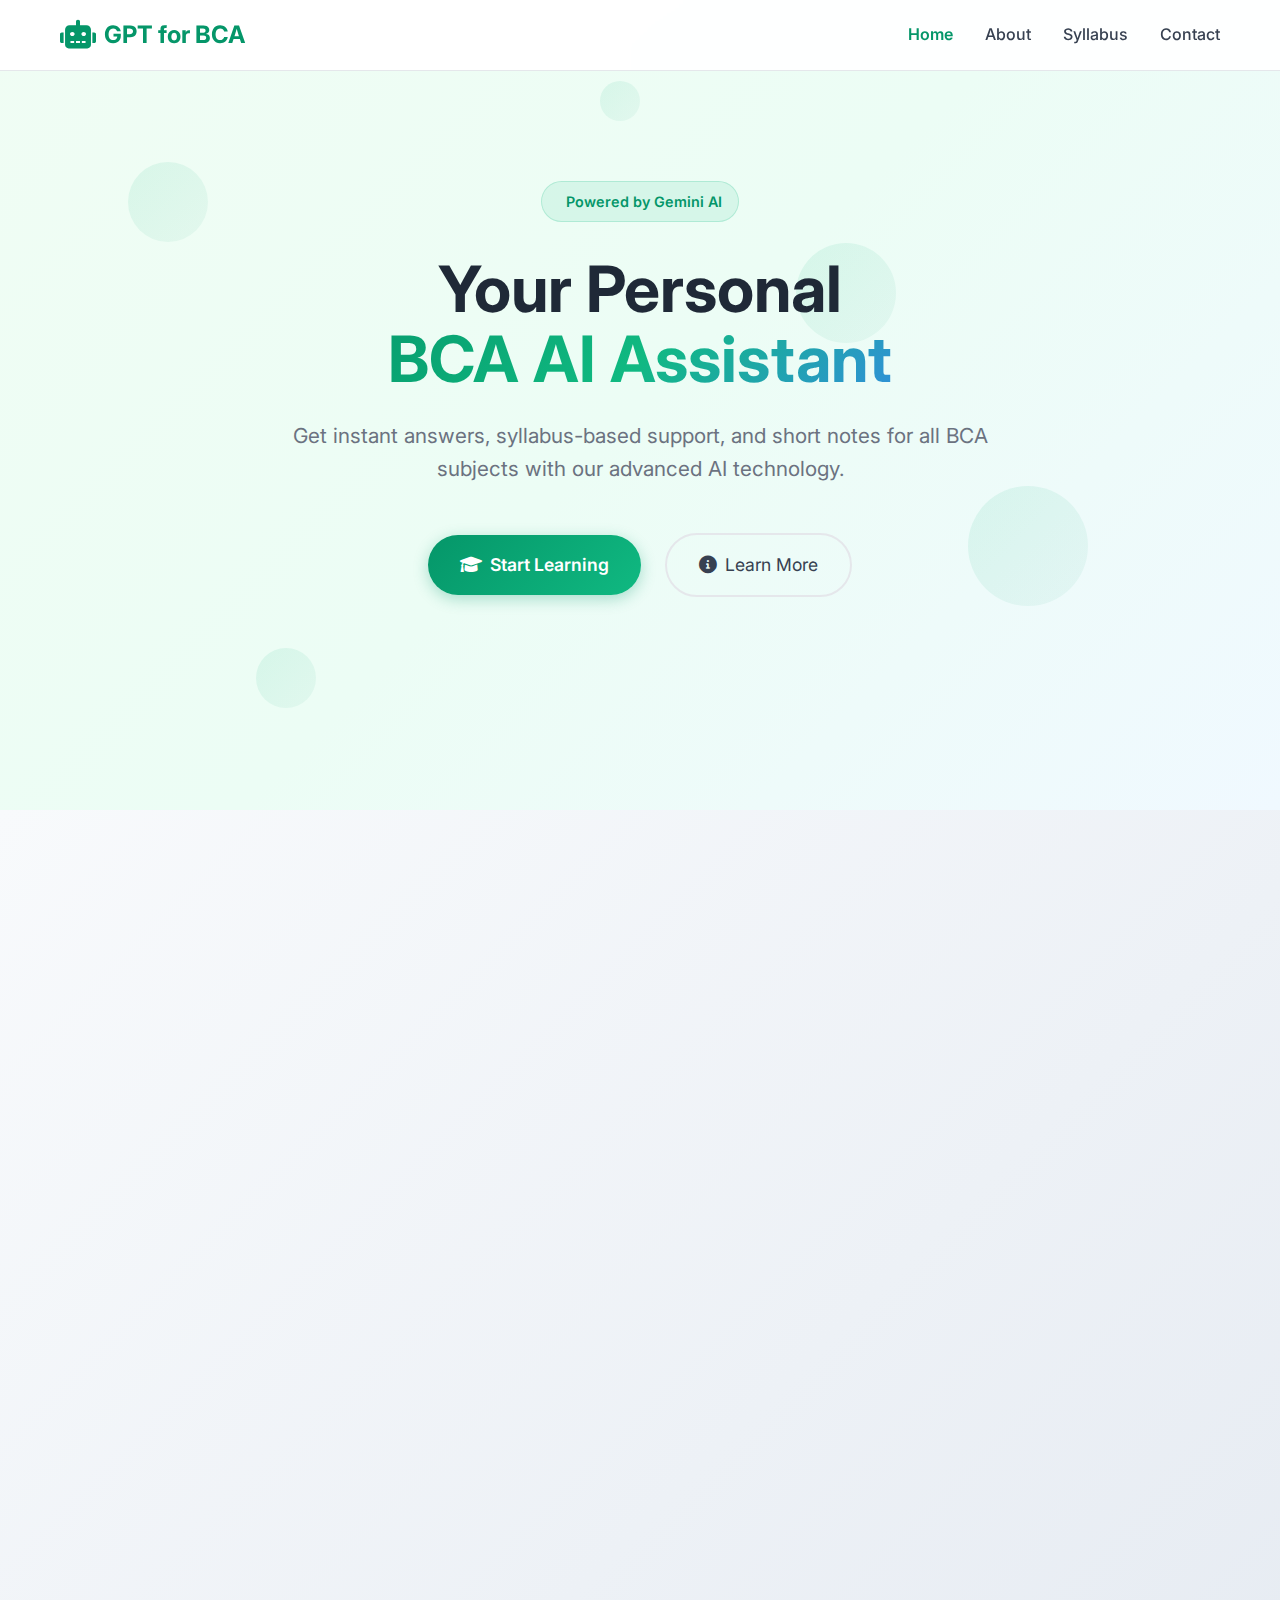
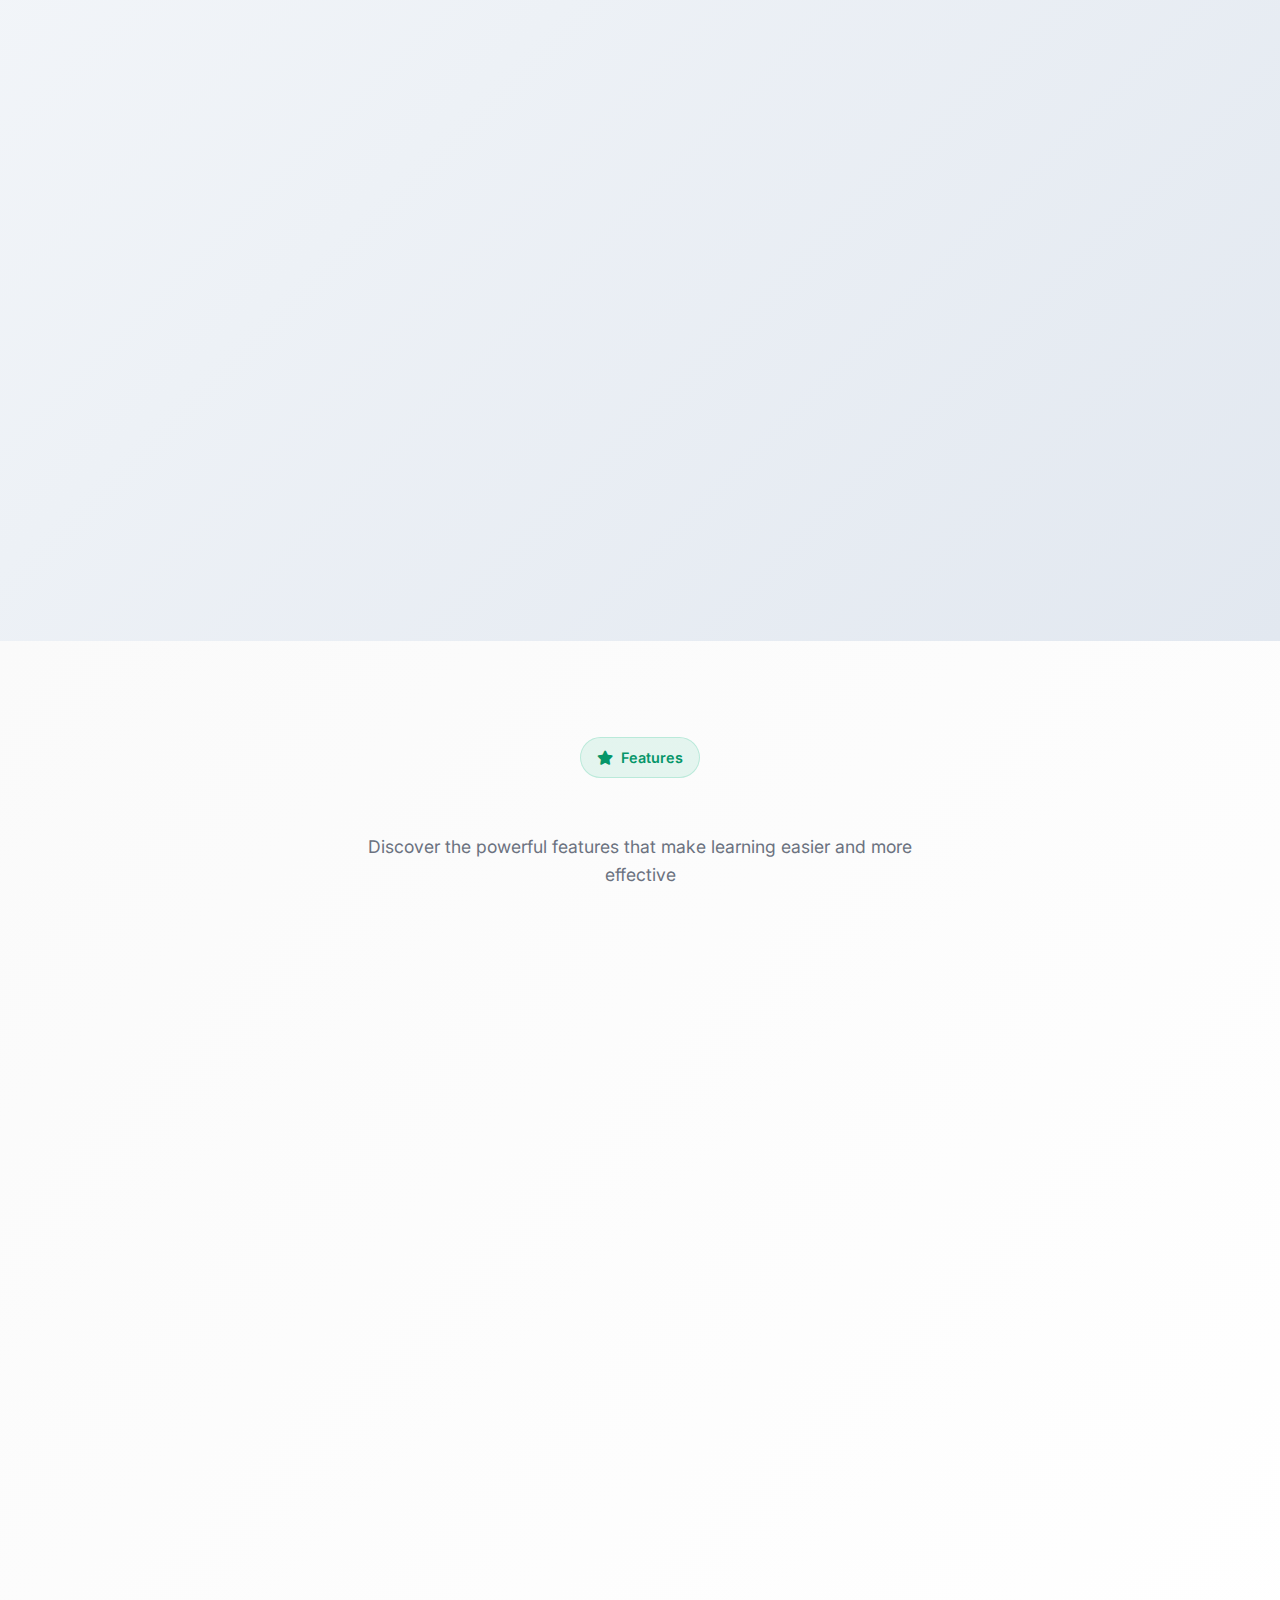
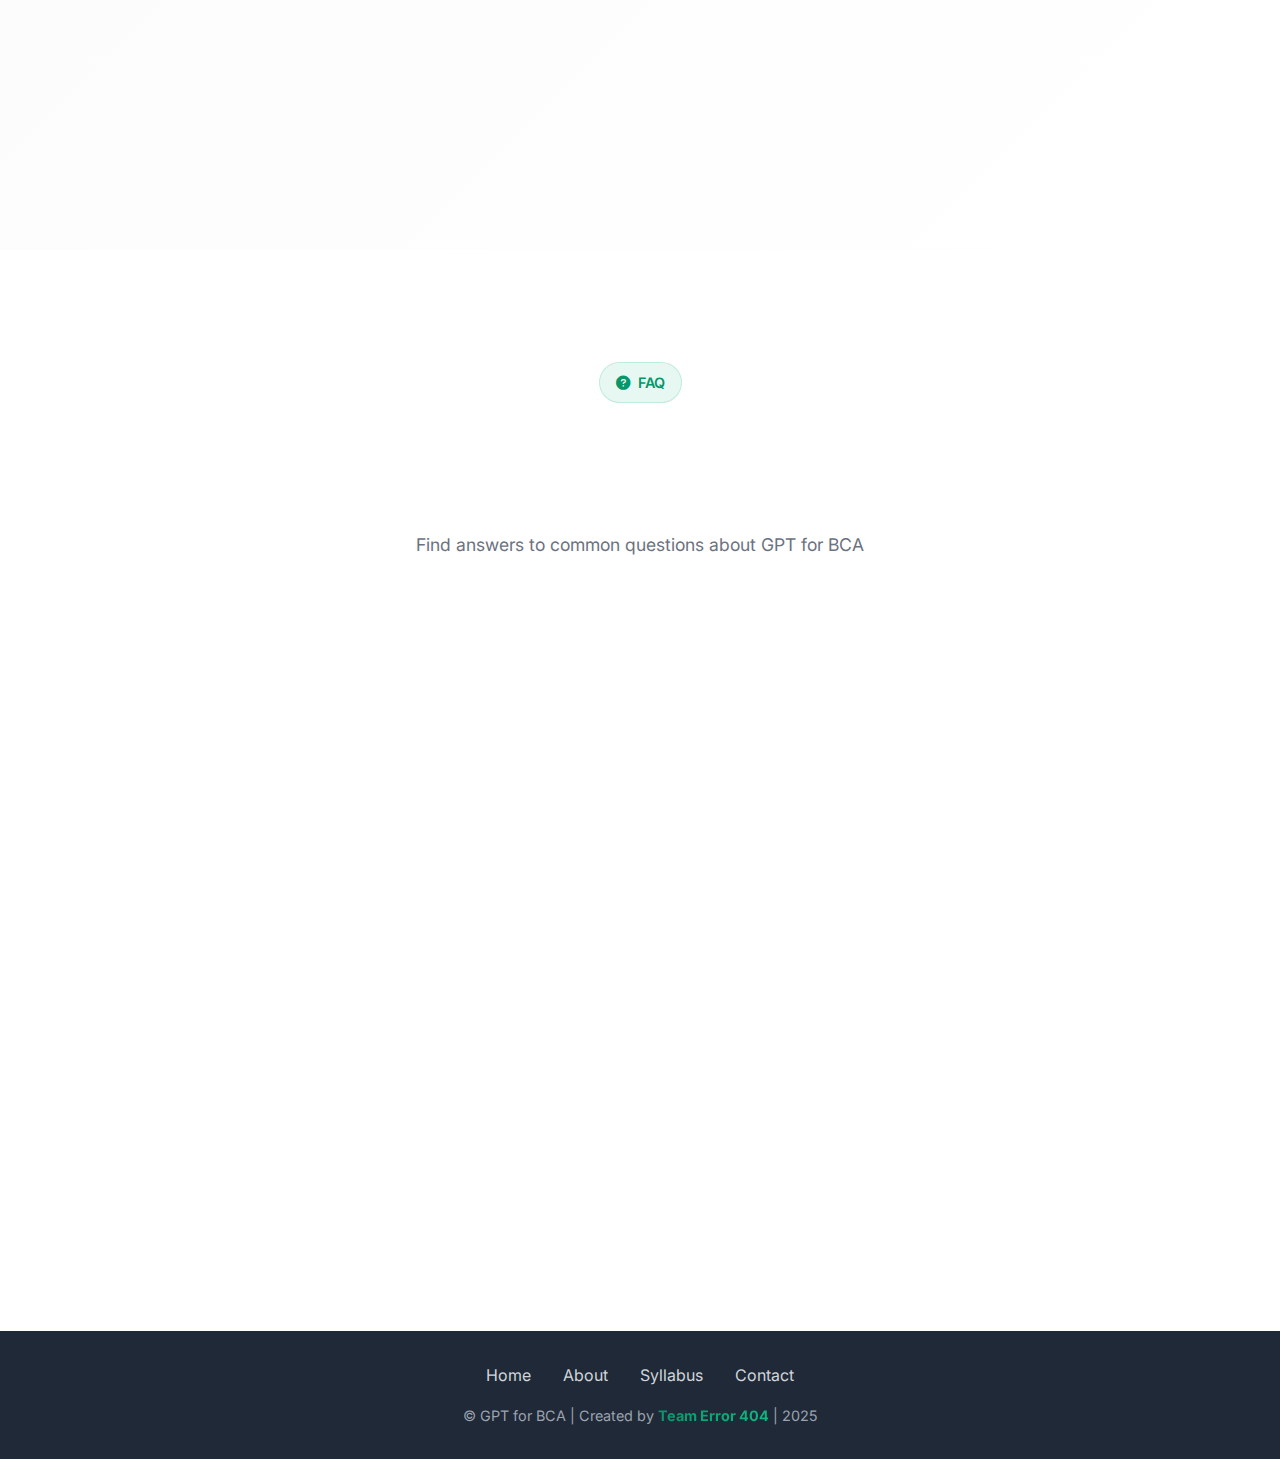
<file: index.html>
<!DOCTYPE html>
<html lang="en">
<head>
    <meta charset="UTF-8">
    <meta name="viewport" content="width=device-width, initial-scale=1.0">
    <title>GPT for BCA - Your Personal BCA AI Assistant</title>
    <link rel="icon" type="image/svg+xml" href="favicon.svg">
    <link rel="stylesheet" href="styles.css">
    <link href="https://cdnjs.cloudflare.com/ajax/libs/font-awesome/6.0.0/css/all.min.css" rel="stylesheet">
    <link href="https://fonts.googleapis.com/css2?family=Inter:wght@300;400;500;600;700&display=swap" rel="stylesheet">
    <link href="https://unpkg.com/aos@2.3.1/dist/aos.css" rel="stylesheet">
</head>
<body>
    <!-- Header Section -->
    <header class="header">
        <nav class="navbar">
            <div class="nav-container">
                <a href="index.html" class="nav-logo">
                    <i class="fas fa-robot"></i>
                    <span>GPT for BCA</span>
                </a>
                <ul class="nav-menu">
                    <li><a href="index.html" class="nav-link active">Home</a></li>
                    <li><a href="Pages/about.html" class="nav-link">About</a></li>
                    <li><a href="Pages/syllabus.html" class="nav-link">Syllabus</a></li>
                    <li><a href="Pages/contact.html" class="nav-link">Contact</a></li>
                </ul>
                <div class="hamburger">
                    <span></span>
                    <span></span>
                    <span></span>
                </div>
            </div>
        </nav>
    </header>

    <!-- Hero Section -->
    <section class="hero" id="home">
        <div class="hero-background">
            <div class="floating-shapes">
                <div class="shape shape-1"></div>
                <div class="shape shape-2"></div>
                <div class="shape shape-3"></div>
                <div class="shape shape-4"></div>
                <div class="shape shape-5"></div>
            </div>
        </div>
        <div class="hero-container">
            <div class="hero-content">
                <div class="hero-badge">
                    <i class="fas fa-sparkles"></i>
                    <span>Powered by Gemini AI</span>
                </div>
                <h1 class="hero-title">
                    <span class="title-line">Your Personal</span>
                    <span class="title-line gradient-text">BCA AI Assistant</span>
                </h1>
                <p class="hero-subtitle">Get instant answers, syllabus-based support, and short notes for all BCA subjects with our advanced AI technology.</p>
                <div class="hero-buttons">
                    <a href="Chat/index.html" class="btn-start-chat">
                        <i class="fas fa-graduation-cap"></i>
                        <span>Start Learning</span>
                        <div class="btn-glow"></div>
                    </a>
                    <a href="Pages/about.html" class="btn-secondary-hero">
                        <i class="fas fa-info-circle"></i>
                        <span>Learn More</span>
                    </a>
                </div>

            </div>
        </div>
    </section>

    <!-- How It Works Section -->
    <section class="how-it-works">
        <div class="container">
            <div class="section-header" data-aos="fade-up">
                <div class="section-badge">
                    <i class="fas fa-cogs"></i>
                    <span>How It Works</span>
                </div>
                <h2 class="section-title">See GPT for BCA in Action</h2>
                <p class="section-subtitle">Experience how our AI assistant helps BCA students learn effectively</p>
            </div>

            <div class="chat-demo" data-aos="fade-up" data-aos-delay="200">
                <div class="chat-container">
                    <div class="chat-header">
                        <div class="chat-avatar">
                            <i class="fas fa-robot"></i>
                        </div>
                        <div class="chat-info">
                            <h4>GPT for BCA Assistant</h4>
                            <span class="status">Online</span>
                        </div>
                    </div>

                    <div class="chat-messages">
                        <div class="message user-message" data-aos="fade-right" data-aos-delay="400">
                            <div class="message-content">
                                <p>Can you explain what is Object-Oriented Programming in Java?</p>
                            </div>
                            <div class="message-time">You</div>
                        </div>

                        <div class="message ai-message" data-aos="fade-left" data-aos-delay="600">
                            <div class="message-avatar">
                                <i class="fas fa-robot"></i>
                            </div>
                            <div class="message-content">
                                <p><strong>Object-Oriented Programming (OOP)</strong> is a programming paradigm based on the concept of "objects" which contain data and code.</p>
                                <div class="code-example">
                                    <code>
class Student {<br>
&nbsp;&nbsp;String name;<br>
&nbsp;&nbsp;int rollNo;<br>
&nbsp;&nbsp;<br>
&nbsp;&nbsp;void displayInfo() {<br>
&nbsp;&nbsp;&nbsp;&nbsp;System.out.println("Name: " + name);<br>
&nbsp;&nbsp;}<br>
}
                                    </code>
                                </div>
                                <p>Key principles: <strong>Encapsulation</strong>, <strong>Inheritance</strong>, <strong>Polymorphism</strong>, and <strong>Abstraction</strong>.</p>
                            </div>
                        </div>

                        <div class="message user-message" data-aos="fade-right" data-aos-delay="800">
                            <div class="message-content">
                                <p>Can you give me a practical example for my BCA project?</p>
                            </div>
                            <div class="message-time">You</div>
                        </div>

                        <div class="message ai-message" data-aos="fade-left" data-aos-delay="1000">
                            <div class="message-avatar">
                                <i class="fas fa-robot"></i>
                            </div>
                            <div class="message-content">
                                <p>Perfect! Here's a <strong>Library Management System</strong> example:</p>
                                <ul>
                                    <li><strong>Book Class:</strong> Properties (title, author, ISBN) + Methods (checkOut, return)</li>
                                    <li><strong>Student Class:</strong> Properties (name, ID) + Methods (borrowBook, returnBook)</li>
                                    <li><strong>Library Class:</strong> Manages books and students</li>
                                </ul>
                                <p>This demonstrates all OOP concepts and is perfect for BCA projects! 🎓</p>
                            </div>
                        </div>
                    </div>

                    <div class="chat-input-demo">
                        <div class="input-placeholder">
                            <i class="fas fa-edit"></i>
                            <span>Ask anything about BCA subjects...</span>
                        </div>
                        <div class="send-button">
                            <i class="fas fa-paper-plane"></i>
                        </div>
                    </div>
                </div>
            </div>

            <div class="how-it-works-steps" data-aos="fade-up" data-aos-delay="300">
                <div class="step-item" data-aos="zoom-in" data-aos-delay="400">
                    <div class="step-number">1</div>
                    <h3>Ask Your Question</h3>
                    <p>Type any BCA-related question about programming, databases, networking, or any subject</p>
                </div>
                <div class="step-item" data-aos="zoom-in" data-aos-delay="600">
                    <div class="step-number">2</div>
                    <h3>Get Instant Answers</h3>
                    <p>Receive detailed explanations, code examples, and practical solutions immediately</p>
                </div>
                <div class="step-item" data-aos="zoom-in" data-aos-delay="800">
                    <div class="step-number">3</div>
                    <h3>Learn & Apply</h3>
                    <p>Use the knowledge for assignments, projects, and exam preparation</p>
                </div>
            </div>
        </div>
    </section>

    <!-- Features Section -->
    <section class="features">
        <div class="container">
            <div class="section-header">
                <div class="section-badge">
                    <i class="fas fa-star"></i>
                    <span>Features</span>
                </div>
                <h2 class="section-title">Why Choose GPT for BCA?</h2>
                <p class="section-subtitle">Discover the powerful features that make learning easier and more effective</p>
            </div>
            <div class="features-grid">
                <div class="feature-card" data-aos="fade-up" data-aos-delay="100">
                    <div class="feature-icon">
                        <i class="fas fa-book-open"></i>
                        <div class="icon-bg"></div>
                    </div>
                    <h3>Syllabus Integrated</h3>
                    <p>All semesters covered with complete BCA curriculum-aligned content and explanations.</p>
                    <div class="feature-arrow">
                        <i class="fas fa-arrow-right"></i>
                    </div>
                </div>
                <div class="feature-card" data-aos="fade-up" data-aos-delay="200">
                    <div class="feature-icon">
                        <i class="fas fa-sticky-note"></i>
                        <div class="icon-bg"></div>
                    </div>
                    <h3>Short Notes Access</h3>
                    <p>Quick revision anytime with concise notes and summaries for efficient study sessions.</p>
                    <div class="feature-arrow">
                        <i class="fas fa-arrow-right"></i>
                    </div>
                </div>
                <div class="feature-card" data-aos="fade-up" data-aos-delay="300">
                    <div class="feature-icon">
                        <i class="fas fa-brain"></i>
                        <div class="icon-bg"></div>
                    </div>
                    <h3>Gemini Powered</h3>
                    <p>Smart & accurate answers powered by Google's Gemini AI technology for reliable responses.</p>
                    <div class="feature-arrow">
                        <i class="fas fa-arrow-right"></i>
                    </div>
                </div>
                <div class="feature-card" data-aos="fade-up" data-aos-delay="400">
                    <div class="feature-icon">
                        <i class="fas fa-users"></i>
                        <div class="icon-bg"></div>
                    </div>
                    <h3>For BCA Students Only</h3>
                    <p>College exclusive portal designed specifically for BCA students with relevant content.</p>
                    <div class="feature-arrow">
                        <i class="fas fa-arrow-right"></i>
                    </div>
                </div>
                <div class="feature-card" data-aos="fade-up" data-aos-delay="500">
                    <div class="feature-icon">
                        <i class="fas fa-clock"></i>
                        <div class="icon-bg"></div>
                    </div>
                    <h3>24/7 Availability</h3>
                    <p>Access your AI study companion anytime, anywhere. Get instant help with your queries round the clock.</p>
                    <div class="feature-arrow">
                        <i class="fas fa-arrow-right"></i>
                    </div>
                </div>
                <div class="feature-card" data-aos="fade-up" data-aos-delay="600">
                    <div class="feature-icon">
                        <i class="fas fa-graduation-cap"></i>
                        <div class="icon-bg"></div>
                    </div>
                    <h3>Exam Preparation</h3>
                    <p>Comprehensive exam preparation with practice questions, mock tests, and detailed explanations for better results.</p>
                    <div class="feature-arrow">
                        <i class="fas fa-arrow-right"></i>
                    </div>
                </div>
            </div>
        </div>
    </section>

    <!-- FAQ Section -->
    <section class="faq-section">
        <div class="container">
            <div class="section-header">
                <div class="section-badge">
                    <i class="fas fa-question-circle"></i>
                    <span>FAQ</span>
                </div>
                <h2 class="section-title">Frequently Asked Questions</h2>
                <p class="section-subtitle">Find answers to common questions about GPT for BCA</p>
            </div>
            <div class="faq-grid">
                <div class="faq-item" data-aos="fade-up" data-aos-delay="100">
                    <h4>How accurate are the AI responses?</h4>
                    <p>Our AI is powered by Google's Gemini technology and trained on BCA curriculum content to provide highly accurate, syllabus-aligned responses.</p>
                </div>

                <div class="faq-item" data-aos="fade-up" data-aos-delay="200">
                    <h4>Is GPT for BCA free to use?</h4>
                    <p>Yes, GPT for BCA is completely free for all BCA students. Our mission is to make quality education accessible to everyone.</p>
                </div>

                <div class="faq-item" data-aos="fade-up" data-aos-delay="300">
                    <h4>Can I suggest new features?</h4>
                    <p>Absolutely! We welcome feature suggestions from students. Use the contact form or email us directly with your ideas.</p>
                </div>

                <div class="faq-item" data-aos="fade-up" data-aos-delay="400">
                    <h4>How do I report a bug or issue?</h4>
                    <p>Please use the contact form with "Bug Report" as the subject, or email us directly with details about the issue you encountered.</p>
                </div>

                <div class="faq-item" data-aos="fade-up" data-aos-delay="500">
                    <h4>What subjects and topics are covered?</h4>
                    <p>GPT for BCA covers all core BCA subjects including Programming Languages, Database Management, Web Development, Data Structures, Computer Networks, and more across all 6 semesters.</p>
                </div>

                <div class="faq-item" data-aos="fade-up" data-aos-delay="600">
                    <h4>Can I access GPT for BCA on mobile devices?</h4>
                    <p>Yes! GPT for BCA is fully responsive and works seamlessly on all devices including smartphones, tablets, and desktops for learning on-the-go.</p>
                </div>
            </div>
        </div>
    </section>

    <!-- Footer Section -->
    <footer class="footer">
        <div class="container">
            <div class="footer-content">
                <div class="footer-links">
                    <a href="index.html">Home</a>
                    <a href="Pages/about.html">About</a>
                    <a href="Pages/syllabus.html">Syllabus</a>
                    <a href="Pages/contact.html">Contact</a>
                </div>
                <div class="footer-text">
                    <p>&copy; GPT for BCA | Created by <span class="team-highlight">Team Error 404</span> | 2025</p>
                </div>
            </div>
        </div>
    </footer>

    <script src="https://unpkg.com/aos@2.3.1/dist/aos.js"></script>
    <script src="script.js"></script>
    <script>
        AOS.init({
            duration: 800,
            easing: 'ease-in-out',
            once: true,
            offset: 100
        });
    </script>
</body>
</html>
</file>
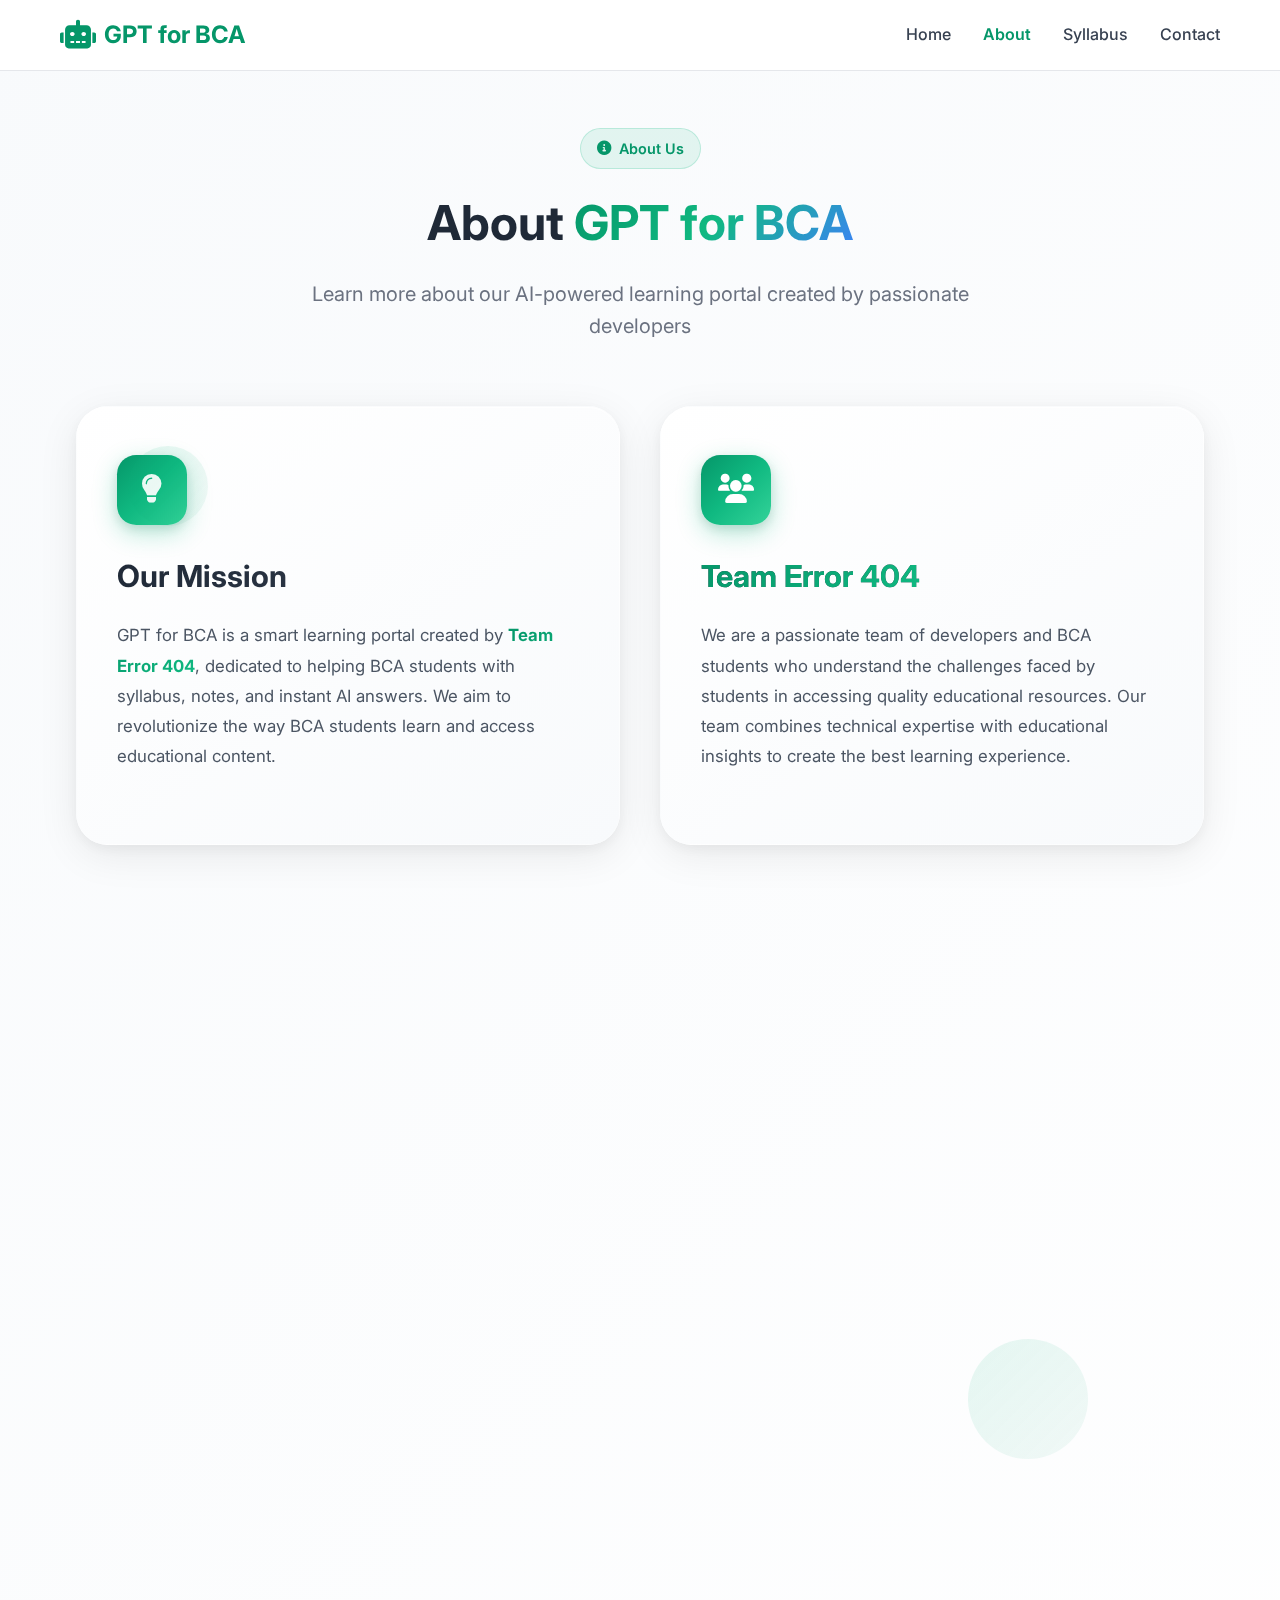
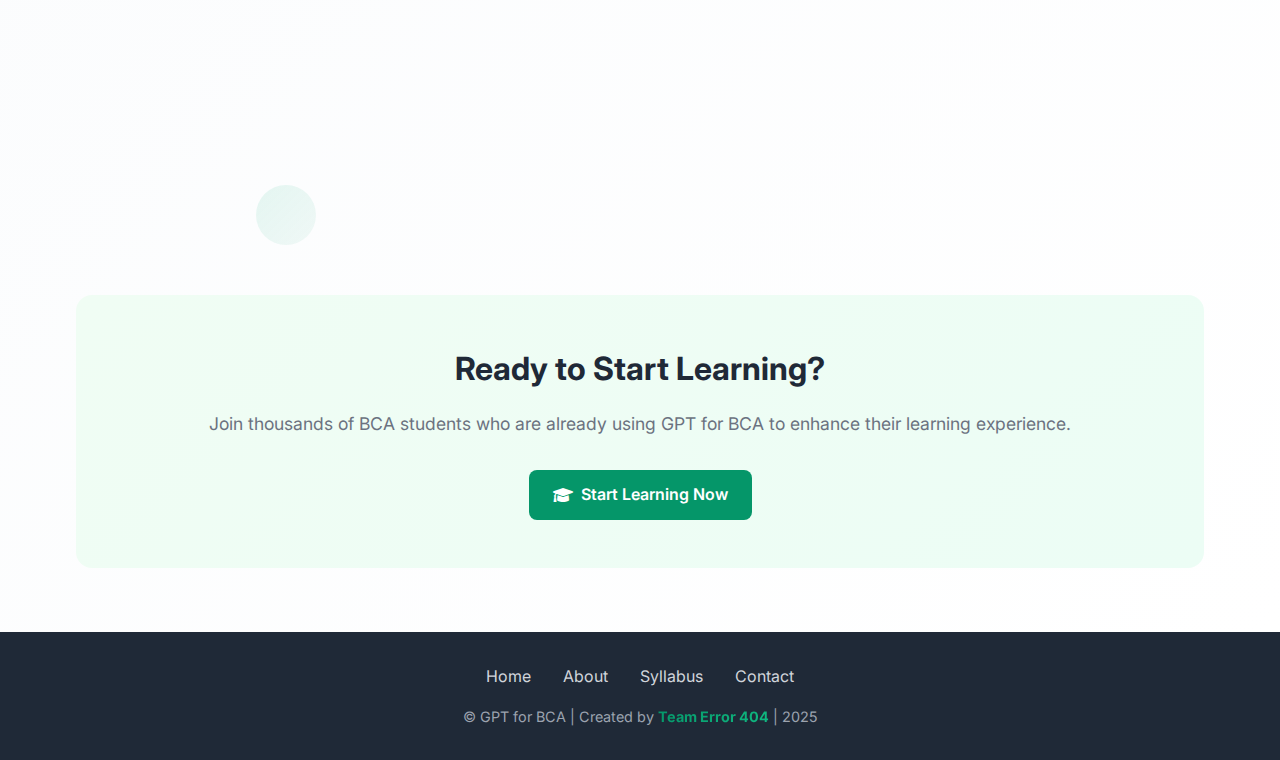
<file: Pages/about.html>
<!DOCTYPE html>
<html lang="en">
<head>
    <meta charset="UTF-8">
    <meta name="viewport" content="width=device-width, initial-scale=1.0">
    <title>About - GPT for BCA</title>
    <link rel="icon" type="image/svg+xml" href="../favicon.svg">
    <link rel="stylesheet" href="../styles.css">
    <link href="https://cdnjs.cloudflare.com/ajax/libs/font-awesome/6.0.0/css/all.min.css" rel="stylesheet">
    <link href="https://fonts.googleapis.com/css2?family=Inter:wght@300;400;500;600;700&display=swap" rel="stylesheet">
    <link href="https://unpkg.com/aos@2.3.1/dist/aos.css" rel="stylesheet">
</head>
<body>
    <!-- Header Section -->
    <header class="header">
        <nav class="navbar">
            <div class="nav-container">
                <a href="../index.html" class="nav-logo">
                    <i class="fas fa-robot"></i>
                    <span>GPT for BCA</span>
                </a>
                <ul class="nav-menu">
                    <li><a href="../index.html" class="nav-link">Home</a></li>
                    <li><a href="about.html" class="nav-link active">About</a></li>
                    <li><a href="syllabus.html" class="nav-link">Syllabus</a></li>
                    <li><a href="contact.html" class="nav-link">Contact</a></li>
                </ul>
                <div class="hamburger">
                    <span></span>
                    <span></span>
                    <span></span>
                </div>
            </div>
        </nav>
    </header>

    <!-- About Section -->
    <section class="page-content">
        <div class="hero-background">
            <div class="floating-shapes">
                <div class="shape shape-1"></div>
                <div class="shape shape-2"></div>
                <div class="shape shape-3"></div>
            </div>
        </div>
        <div class="container">
            <div class="page-header" data-aos="fade-up">
                <div class="section-badge">
                    <i class="fas fa-info-circle"></i>
                    <span>About Us</span>
                </div>
                <h1 class="page-title">About <span class="gradient-text">GPT for BCA</span></h1>
                <p class="page-subtitle">Learn more about our AI-powered learning portal created by passionate developers</p>
            </div>

            <div class="about-content">
                <div class="about-main">
                    <div class="about-card" data-aos="fade-up" data-aos-delay="100">
                        <div class="about-icon">
                            <i class="fas fa-lightbulb"></i>
                            <div class="icon-bg"></div>
                        </div>
                        <h2>Our Mission</h2>
                        <p>GPT for BCA is a smart learning portal created by <span class="team-highlight">Team Error 404</span>, dedicated to helping BCA students with syllabus, notes, and instant AI answers. We aim to revolutionize the way BCA students learn and access educational content.</p>
                        <div class="card-glow"></div>
                    </div>

                    <div class="about-card" data-aos="fade-up" data-aos-delay="200">
                        <div class="about-icon">
                            <i class="fas fa-users"></i>
                            <div class="icon-bg"></div>
                        </div>
                        <h2><span class="team-highlight">Team Error 404</span></h2>
                        <p>We are a passionate team of developers and BCA students who understand the challenges faced by students in accessing quality educational resources. Our team combines technical expertise with educational insights to create the best learning experience.</p>
                        <div class="card-glow"></div>
                    </div>

                    <div class="about-card" data-aos="fade-up" data-aos-delay="300">
                        <div class="about-icon">
                            <i class="fas fa-rocket"></i>
                            <div class="icon-bg"></div>
                        </div>
                        <h2>What We Offer</h2>
                        <ul class="feature-list">
                            <li><i class="fas fa-check"></i> Instant AI-powered answers to BCA-related questions</li>
                            <li><i class="fas fa-check"></i> Comprehensive syllabus coverage for all semesters</li>
                            <li><i class="fas fa-check"></i> Quick access to short notes and study materials</li>
                            <li><i class="fas fa-check"></i> Gemini-powered intelligent responses</li>
                            <li><i class="fas fa-check"></i> Mobile-friendly interface for learning on-the-go</li>
                        </ul>
                        <div class="card-glow"></div>
                    </div>

                    <div class="about-card" data-aos="fade-up" data-aos-delay="400">
                        <div class="about-icon">
                            <i class="fas fa-brain"></i>
                            <div class="icon-bg"></div>
                        </div>
                        <h2>Technology Behind GPT for BCA</h2>
                        <p>Our platform leverages Google's Gemini AI technology to provide accurate, contextual, and syllabus-aligned responses. The system is trained to understand BCA curriculum requirements and provide relevant educational support.</p>
                        <div class="card-glow"></div>
                    </div>

                    <div class="about-card" data-aos="fade-up" data-aos-delay="500">
                        <div class="about-icon">
                            <i class="fas fa-target"></i>
                            <div class="icon-bg"></div>
                        </div>
                        <h2>Our Vision</h2>
                        <p>To become the go-to educational companion for every BCA student, making quality education accessible, interactive, and engaging. We envision a future where AI-powered learning tools enhance traditional education methods.</p>
                        <div class="card-glow"></div>
                    </div>

                    <div class="about-card" data-aos="fade-up" data-aos-delay="600">
                        <div class="about-icon">
                            <i class="fas fa-shield-alt"></i>
                            <div class="icon-bg"></div>
                        </div>
                        <h2>Privacy & Security</h2>
                        <p>We prioritize student privacy and data security. All interactions are secure, and we don't store personal conversations. Your learning journey remains private and protected with industry-standard security measures.</p>
                        <div class="card-glow"></div>
                    </div>
                </div>

                <div class="cta-section">
                    <h2>Ready to Start Learning?</h2>
                    <p>Join thousands of BCA students who are already using GPT for BCA to enhance their learning experience.</p>
                    <a href="../Chat/index.html" class="btn-primary">
                        <i class="fas fa-graduation-cap"></i>
                        Start Learning Now
                    </a>
                </div>
            </div>
        </div>
    </section>

    <!-- Footer Section -->
    <footer class="footer">
        <div class="container">
            <div class="footer-content">
                <div class="footer-links">
                    <a href="../index.html">Home</a>
                    <a href="about.html">About</a>
                    <a href="syllabus.html">Syllabus</a>
                    <a href="contact.html">Contact</a>
                </div>
                <div class="footer-text">
                    <p>&copy; GPT for BCA | Created by <span class="team-highlight">Team Error 404</span> | 2025</p>
                </div>
            </div>
        </div>
    </footer>

    <script src="https://unpkg.com/aos@2.3.1/dist/aos.js"></script>
    <script src="../script.js"></script>
    <script>
        AOS.init({
            duration: 800,
            easing: 'ease-in-out',
            once: true,
            offset: 100
        });
    </script>
</body>
</html>
</file>
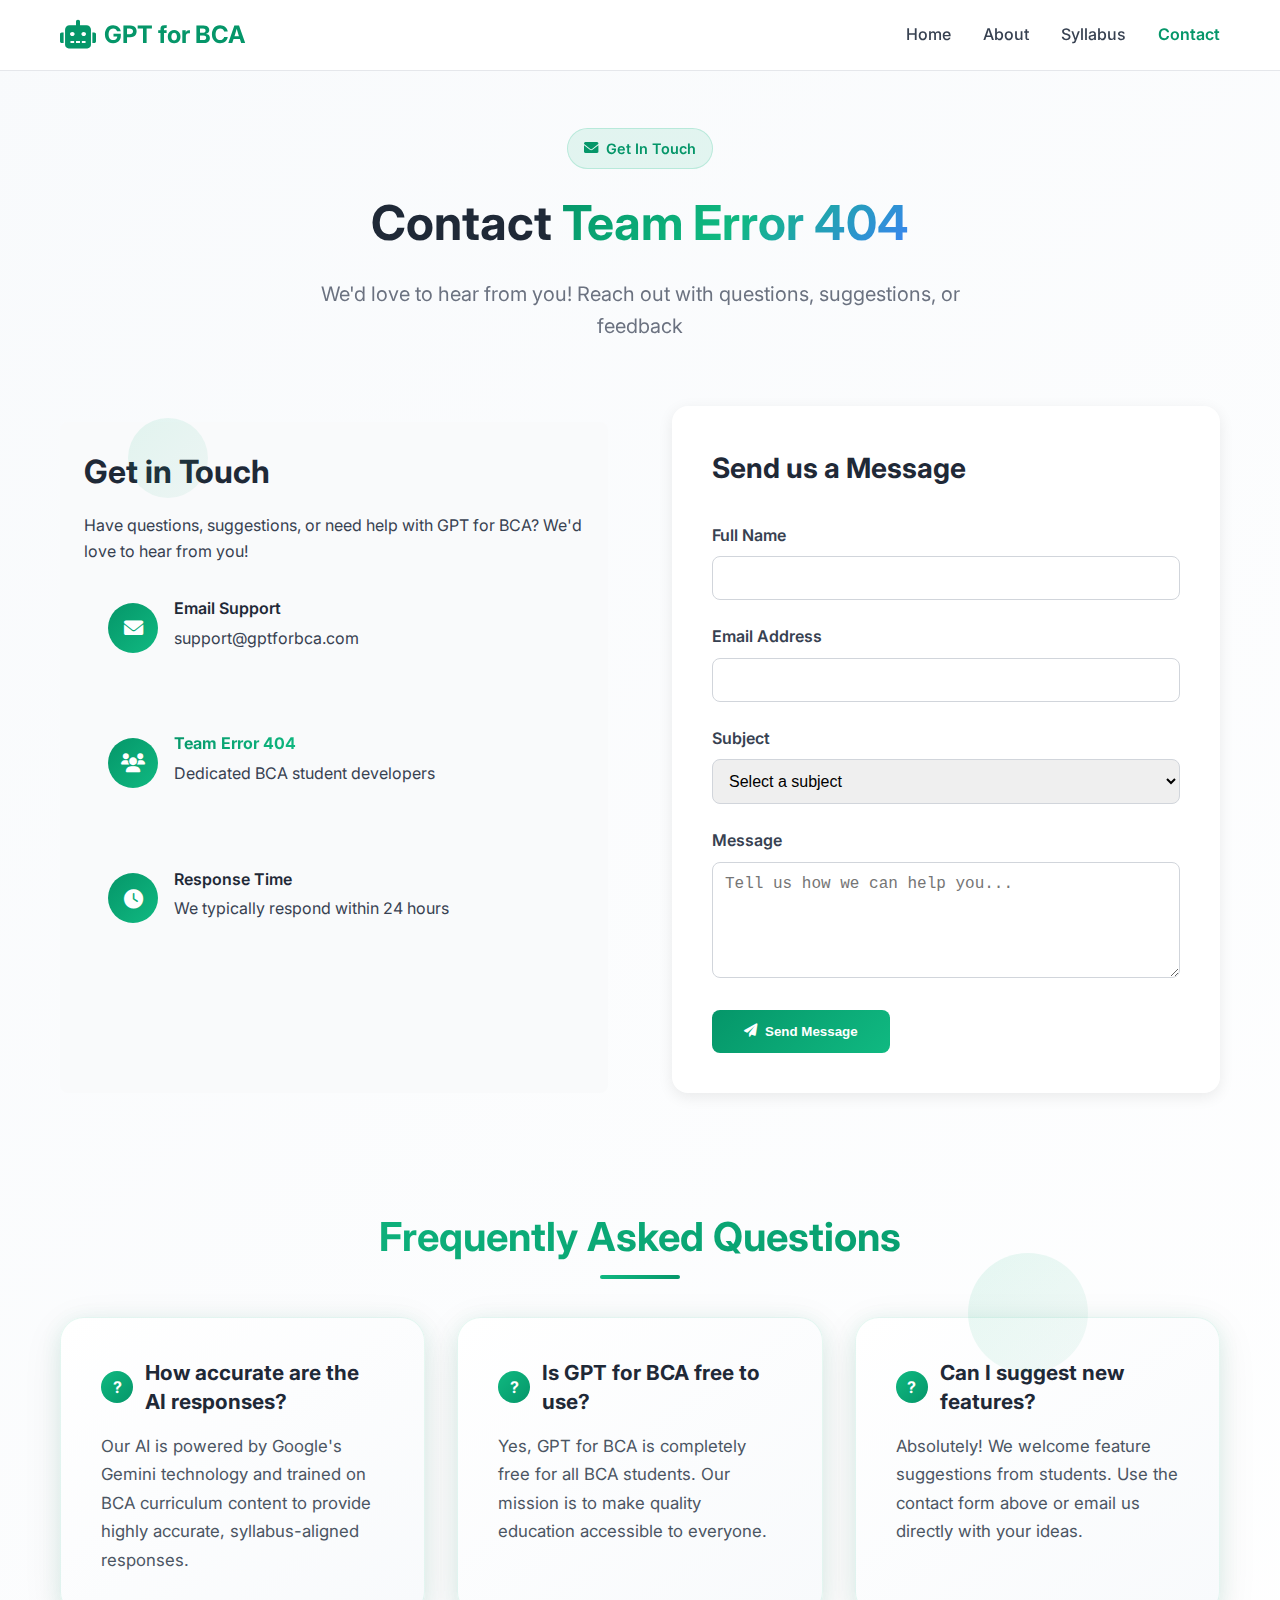
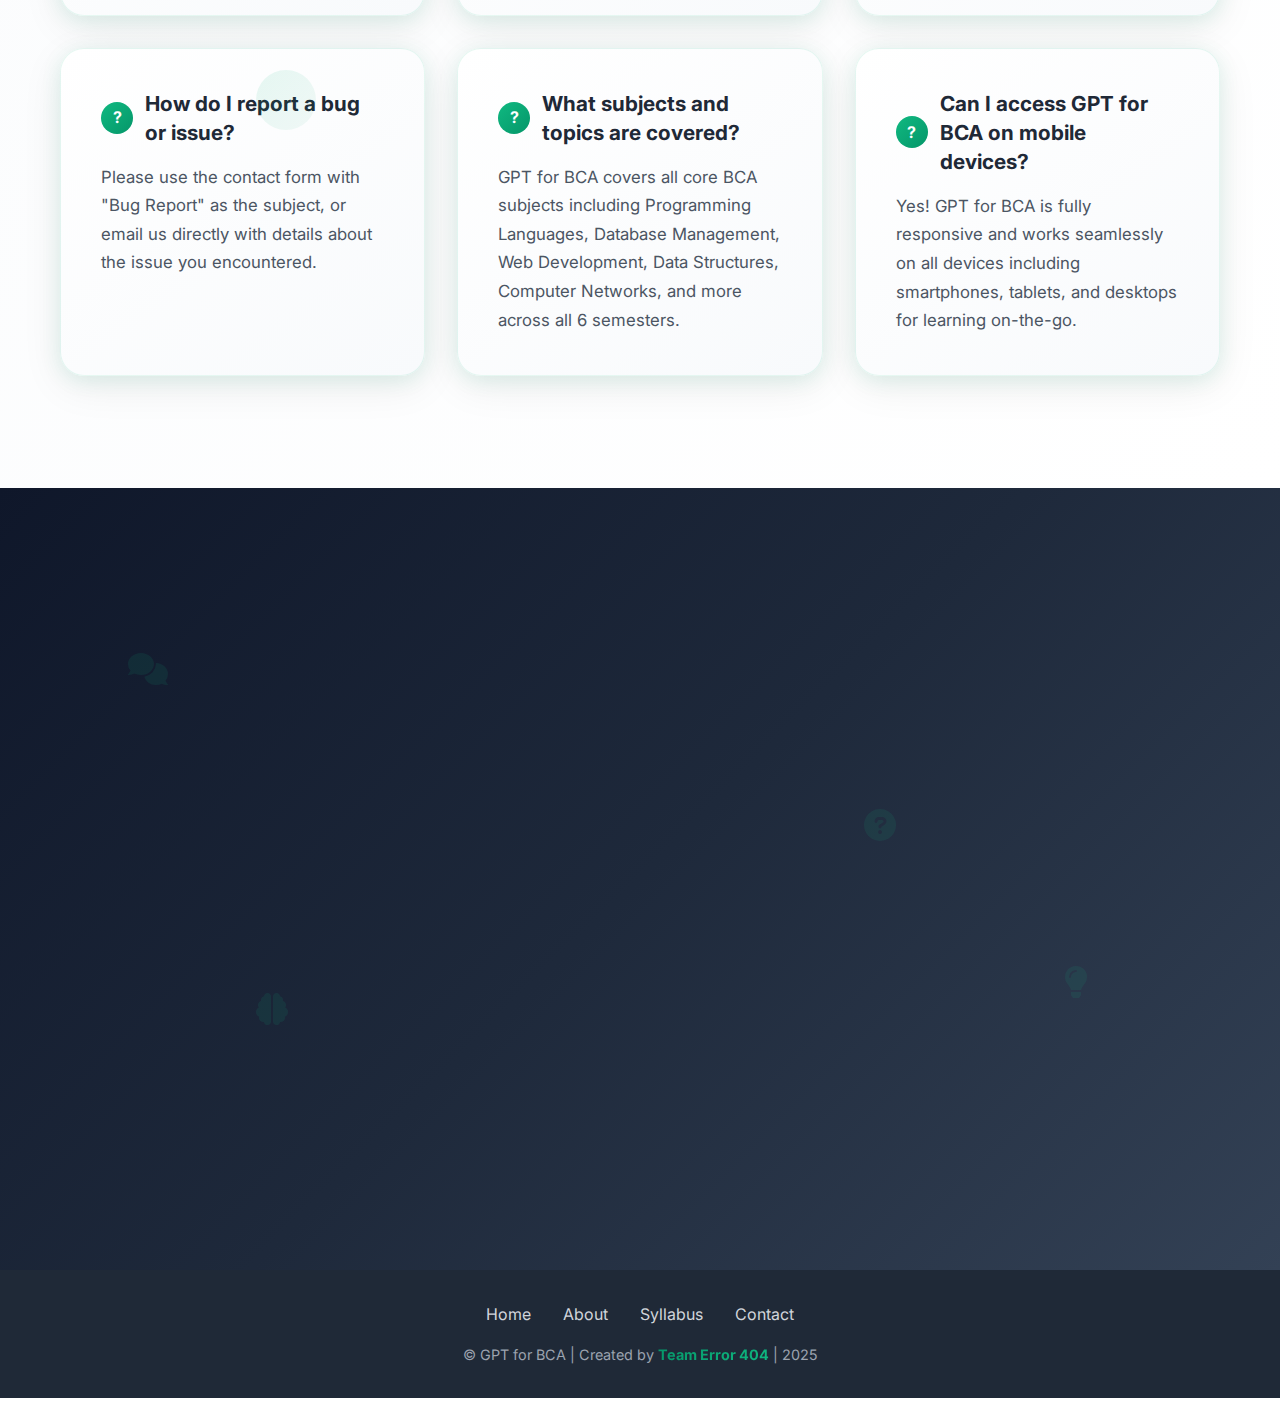
<file: Pages/contact.html>
<!DOCTYPE html>
<html lang="en">
<head>
    <meta charset="UTF-8">
    <meta name="viewport" content="width=device-width, initial-scale=1.0">
    <title>Contact - GPT for BCA</title>
    <link rel="icon" type="image/svg+xml" href="../favicon.svg">
    <link rel="stylesheet" href="../styles.css">
    <link href="https://cdnjs.cloudflare.com/ajax/libs/font-awesome/6.0.0/css/all.min.css" rel="stylesheet">
    <link href="https://fonts.googleapis.com/css2?family=Inter:wght@300;400;500;600;700&display=swap" rel="stylesheet">
    <link href="https://unpkg.com/aos@2.3.1/dist/aos.css" rel="stylesheet">
</head>
<body>
    <!-- Header Section -->
    <header class="header">
        <nav class="navbar">
            <div class="nav-container">
                <a href="../index.html" class="nav-logo">
                    <i class="fas fa-robot"></i>
                    <span>GPT for BCA</span>
                </a>
                <ul class="nav-menu">
                    <li><a href="../index.html" class="nav-link">Home</a></li>
                    <li><a href="about.html" class="nav-link">About</a></li>
                    <li><a href="syllabus.html" class="nav-link">Syllabus</a></li>
                    <li><a href="contact.html" class="nav-link active">Contact</a></li>
                </ul>
                <div class="hamburger">
                    <span></span>
                    <span></span>
                    <span></span>
                </div>
            </div>
        </nav>
    </header>

    <!-- Contact Section -->
    <section class="page-content">
        <div class="hero-background">
            <div class="floating-shapes">
                <div class="shape shape-1"></div>
                <div class="shape shape-2"></div>
                <div class="shape shape-3"></div>
            </div>
        </div>
        <div class="container">
            <div class="page-header" data-aos="fade-up">
                <div class="section-badge">
                    <i class="fas fa-envelope"></i>
                    <span>Get In Touch</span>
                </div>
                <h1 class="page-title">Contact <span class="gradient-text">Team Error 404</span></h1>
                <p class="page-subtitle">We'd love to hear from you! Reach out with questions, suggestions, or feedback</p>
            </div>

            <div class="contact-content">
                <div class="contact-grid">
                    <div class="contact-info">
                        <h2>Get in Touch</h2>
                        <p>Have questions, suggestions, or need help with GPT for BCA? We'd love to hear from you!</p>
                        
                        <div class="contact-methods">
                            <div class="contact-method">
                                <div class="method-icon">
                                    <i class="fas fa-envelope"></i>
                                </div>
                                <div class="method-info">
                                    <h4>Email Support</h4>
                                    <p>support@gptforbca.com</p>
                                </div>
                            </div>

                            <div class="contact-method">
                                <div class="method-icon">
                                    <i class="fas fa-users"></i>
                                </div>
                                <div class="method-info">
                                    <h4><span class="team-highlight">Team Error 404</span></h4>
                                    <p>Dedicated BCA student developers</p>
                                </div>
                            </div>

                            <div class="contact-method">
                                <div class="method-icon">
                                    <i class="fas fa-clock"></i>
                                </div>
                                <div class="method-info">
                                    <h4>Response Time</h4>
                                    <p>We typically respond within 24 hours</p>
                                </div>
                            </div>
                        </div>
                    </div>

                    <div class="contact-form-container">
                        <form class="contact-form" id="contactForm">
                            <h3>Send us a Message</h3>
                            
                            <div class="form-group">
                                <label for="name">Full Name</label>
                                <input type="text" id="name" name="name" required>
                            </div>

                            <div class="form-group">
                                <label for="email">Email Address</label>
                                <input type="email" id="email" name="email" required>
                            </div>

                            <div class="form-group">
                                <label for="subject">Subject</label>
                                <select id="subject" name="subject" required>
                                    <option value="">Select a subject</option>
                                    <option value="general">General Inquiry</option>
                                    <option value="technical">Technical Support</option>
                                    <option value="feature">Feature Request</option>
                                    <option value="bug">Bug Report</option>
                                    <option value="feedback">Feedback</option>
                                </select>
                            </div>

                            <div class="form-group">
                                <label for="message">Message</label>
                                <textarea id="message" name="message" rows="5" required placeholder="Tell us how we can help you..."></textarea>
                            </div>

                            <button type="submit" class="btn-submit">
                                <i class="fas fa-paper-plane"></i>
                                Send Message
                            </button>
                        </form>
                    </div>
                </div>

                <div class="faq-section">
                    <h2>Frequently Asked Questions</h2>
                    <div class="faq-grid">
                        <div class="faq-item">
                            <h4>How accurate are the AI responses?</h4>
                            <p>Our AI is powered by Google's Gemini technology and trained on BCA curriculum content to provide highly accurate, syllabus-aligned responses.</p>
                        </div>

                        <div class="faq-item">
                            <h4>Is GPT for BCA free to use?</h4>
                            <p>Yes, GPT for BCA is completely free for all BCA students. Our mission is to make quality education accessible to everyone.</p>
                        </div>

                        <div class="faq-item">
                            <h4>Can I suggest new features?</h4>
                            <p>Absolutely! We welcome feature suggestions from students. Use the contact form above or email us directly with your ideas.</p>
                        </div>

                        <div class="faq-item">
                            <h4>How do I report a bug or issue?</h4>
                            <p>Please use the contact form with "Bug Report" as the subject, or email us directly with details about the issue you encountered.</p>
                        </div>

                        <div class="faq-item">
                            <h4>What subjects and topics are covered?</h4>
                            <p>GPT for BCA covers all core BCA subjects including Programming Languages, Database Management, Web Development, Data Structures, Computer Networks, and more across all 6 semesters.</p>
                        </div>

                        <div class="faq-item">
                            <h4>Can I access GPT for BCA on mobile devices?</h4>
                            <p>Yes! GPT for BCA is fully responsive and works seamlessly on all devices including smartphones, tablets, and desktops for learning on-the-go.</p>
                        </div>
                    </div>
                </div>
            </div>
        </div>
    </section>

    <!-- Start Learning Section -->
    <section class="start-learning-enhanced">
        <div class="learning-background">
            <div class="floating-elements">
                <div class="float-element element-1">
                    <i class="fas fa-comments"></i>
                </div>
                <div class="float-element element-2">
                    <i class="fas fa-lightbulb"></i>
                </div>
                <div class="float-element element-3">
                    <i class="fas fa-brain"></i>
                </div>
                <div class="float-element element-4">
                    <i class="fas fa-question-circle"></i>
                </div>
            </div>
        </div>
        <div class="container">
            <div class="start-learning-content" data-aos="fade-up">
                <div class="learning-icon" data-aos="zoom-in" data-aos-delay="200">
                    <i class="fas fa-robot"></i>
                </div>
                <h2 class="start-learning-title" data-aos="fade-up" data-aos-delay="300">Have Questions? Start Learning!</h2>
                <p class="start-learning-subtitle" data-aos="fade-up" data-aos-delay="400">Instead of waiting for a response, get instant answers to your BCA questions with our AI assistant. Available 24/7 to help you learn and succeed.</p>

                <div class="learning-features" data-aos="fade-up" data-aos-delay="500">
                    <div class="feature-item">
                        <i class="fas fa-zap"></i>
                        <span>Instant Help</span>
                    </div>
                    <div class="feature-item">
                        <i class="fas fa-comments"></i>
                        <span>Smart Chat</span>
                    </div>
                    <div class="feature-item">
                        <i class="fas fa-shield-alt"></i>
                        <span>Always Available</span>
                    </div>
                </div>

                <a href="../Chat/index.html" class="btn-start-learning-enhanced" data-aos="zoom-in" data-aos-delay="600">
                    <div class="btn-content">
                        <i class="fas fa-rocket"></i>
                        <span>Start Learning Now</span>
                    </div>
                    <div class="btn-glow"></div>
                    <div class="btn-particles">
                        <span></span>
                        <span></span>
                        <span></span>
                    </div>
                </a>
            </div>
        </div>
    </section>

    <!-- Footer Section -->
    <footer class="footer">
        <div class="container">
            <div class="footer-content">
                <div class="footer-links">
                    <a href="../index.html">Home</a>
                    <a href="about.html">About</a>
                    <a href="syllabus.html">Syllabus</a>
                    <a href="contact.html">Contact</a>
                </div>
                <div class="footer-text">
                    <p>&copy; GPT for BCA | Created by <span class="team-highlight">Team Error 404</span> | 2025</p>
                </div>
            </div>
        </div>
    </footer>

    <script src="https://unpkg.com/aos@2.3.1/dist/aos.js"></script>
    <script src="../script.js"></script>
    <script>
        AOS.init({
            duration: 800,
            easing: 'ease-in-out',
            once: true,
            offset: 100
        });

        // Contact form handling
        document.getElementById('contactForm').addEventListener('submit', function(e) {
            e.preventDefault();

            // Get form data
            const formData = new FormData(this);
            const name = formData.get('name');
            const email = formData.get('email');
            const subject = formData.get('subject');
            const message = formData.get('message');

            // Simulate form submission
            const submitBtn = this.querySelector('.btn-submit');
            const originalText = submitBtn.innerHTML;

            submitBtn.innerHTML = '<i class="fas fa-spinner fa-spin"></i> Sending...';
            submitBtn.disabled = true;

            setTimeout(() => {
                alert(`Thank you, ${name}! Your message has been received.\n\nWe'll get back to you at ${email} within 24 hours.`);
                this.reset();
                submitBtn.innerHTML = originalText;
                submitBtn.disabled = false;
            }, 2000);
        });
    </script>
</body>
</html>
</file>
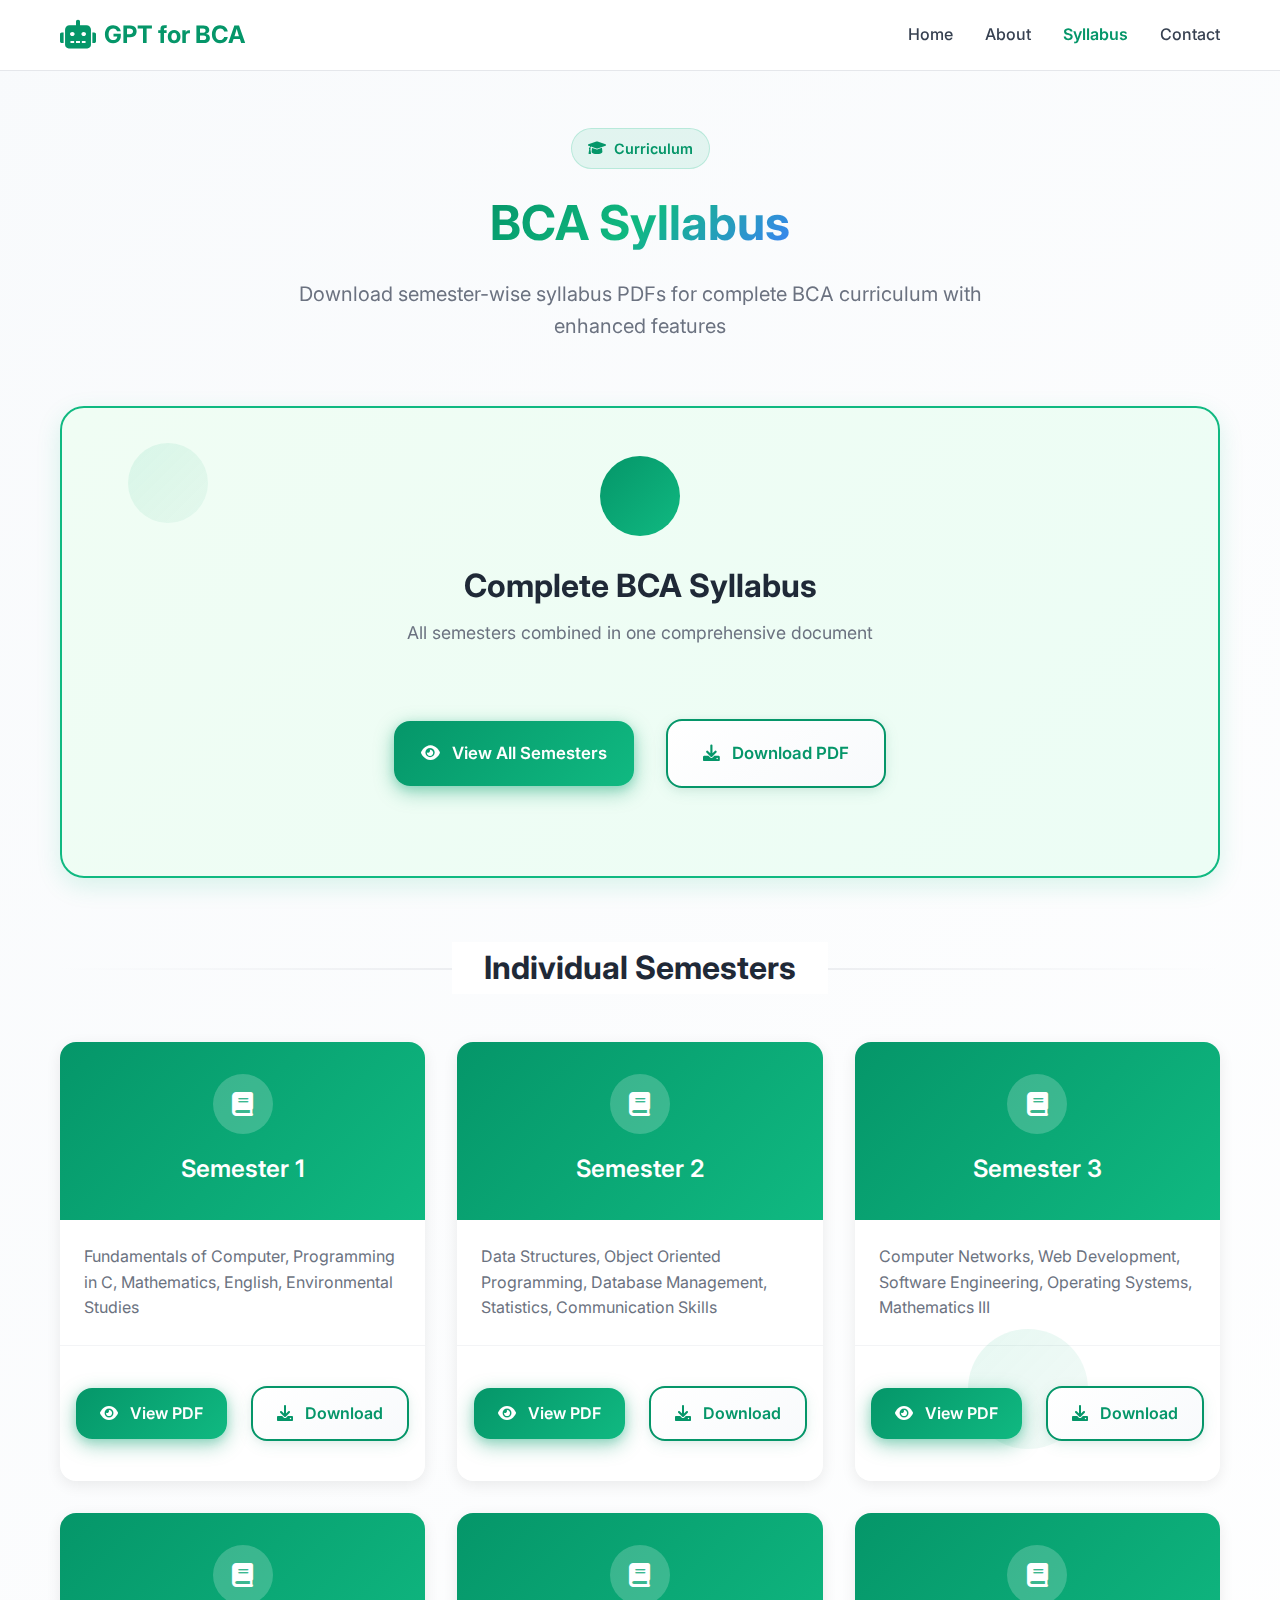
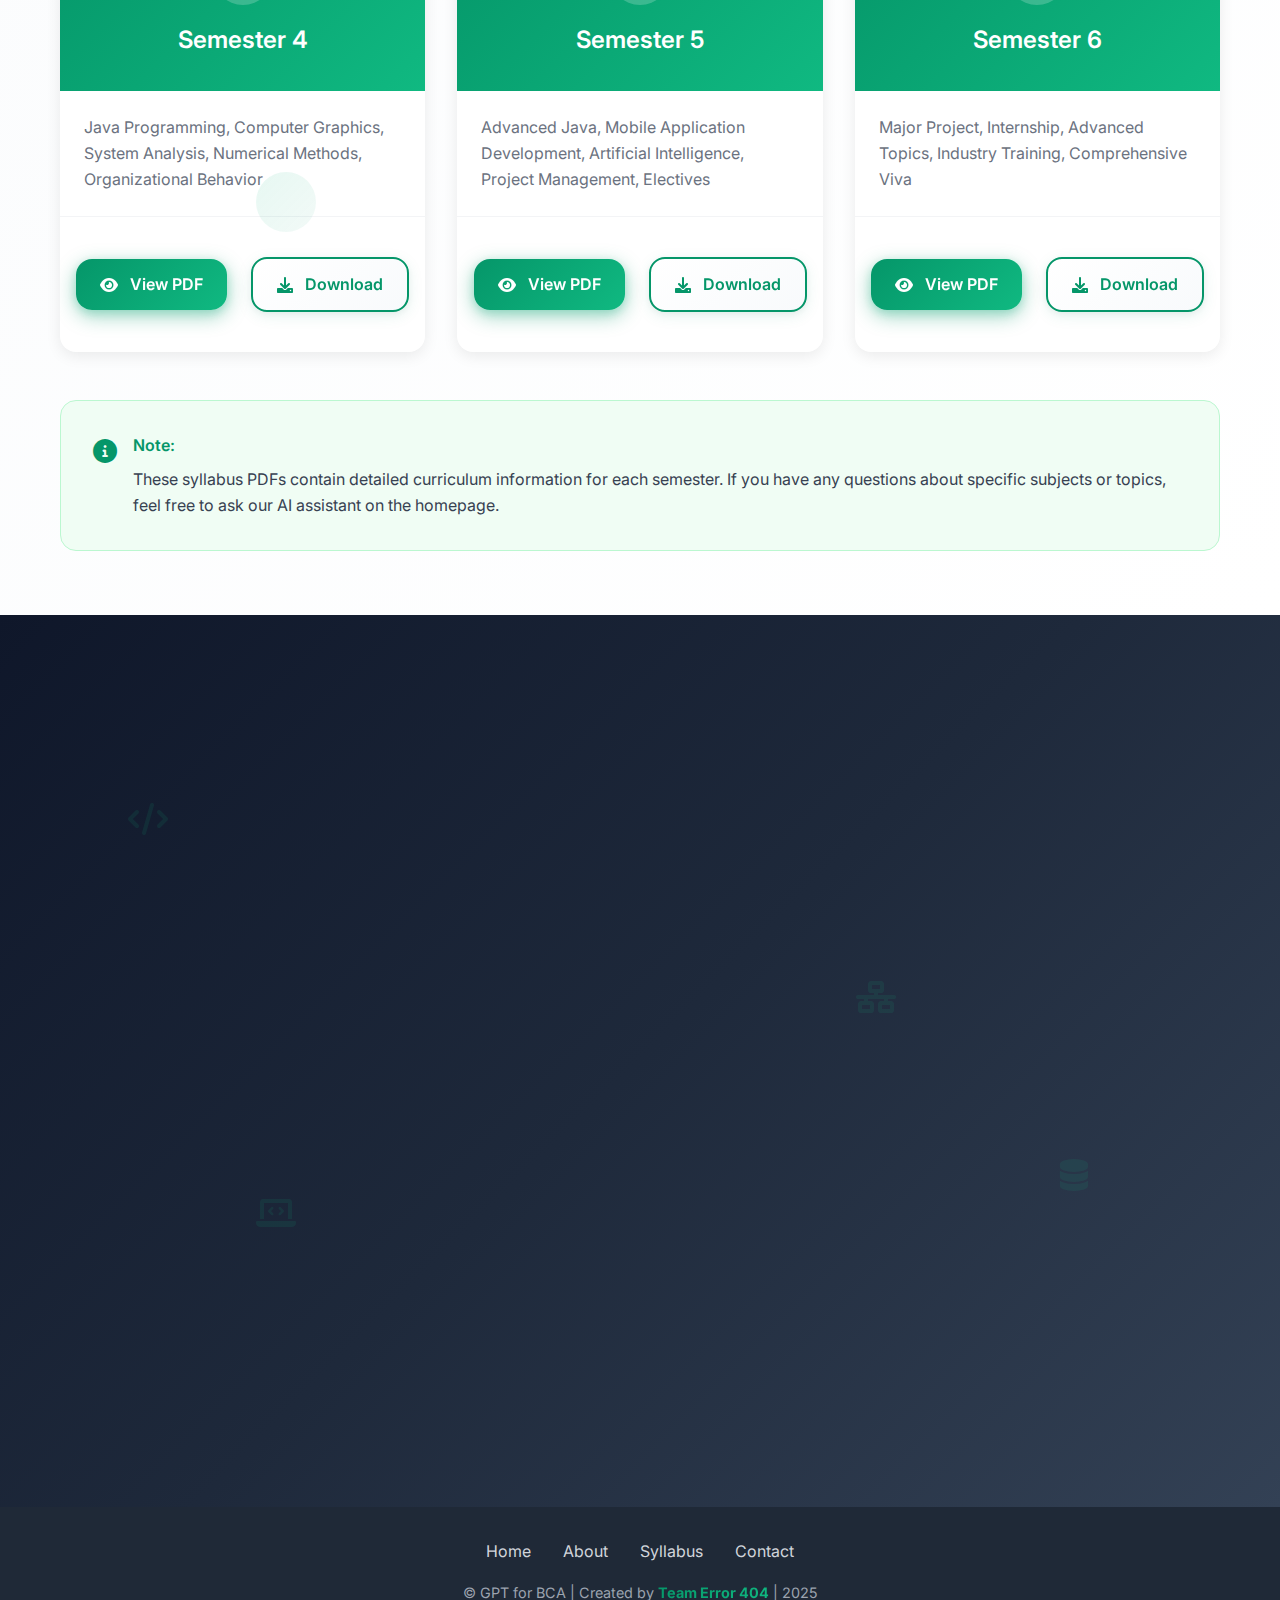
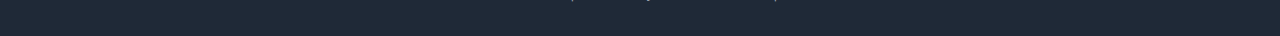
<file: Pages/syllabus.html>
<!DOCTYPE html>
<html lang="en">
<head>
    <meta charset="UTF-8">
    <meta name="viewport" content="width=device-width, initial-scale=1.0">
    <title>Syllabus - GPT for BCA</title>
    <link rel="icon" type="image/svg+xml" href="../favicon.svg">
    <link rel="stylesheet" href="../styles.css">
    <link href="https://cdnjs.cloudflare.com/ajax/libs/font-awesome/6.0.0/css/all.min.css" rel="stylesheet">
    <link href="https://fonts.googleapis.com/css2?family=Inter:wght@300;400;500;600;700&display=swap" rel="stylesheet">
    <link href="https://unpkg.com/aos@2.3.1/dist/aos.css" rel="stylesheet">
</head>
<body>
    <!-- Header Section -->
    <header class="header">
        <nav class="navbar">
            <div class="nav-container">
                <a href="../index.html" class="nav-logo">
                    <i class="fas fa-robot"></i>
                    <span>GPT for BCA</span>
                </a>
                <ul class="nav-menu">
                    <li><a href="../index.html" class="nav-link">Home</a></li>
                    <li><a href="about.html" class="nav-link">About</a></li>
                    <li><a href="syllabus.html" class="nav-link active">Syllabus</a></li>
                    <li><a href="contact.html" class="nav-link">Contact</a></li>
                </ul>
                <div class="hamburger">
                    <span></span>
                    <span></span>
                    <span></span>
                </div>
            </div>
        </nav>
    </header>

    <!-- Syllabus Section -->
    <section class="page-content">
        <div class="hero-background">
            <div class="floating-shapes">
                <div class="shape shape-1"></div>
                <div class="shape shape-2"></div>
                <div class="shape shape-3"></div>
            </div>
        </div>
        <div class="container">
            <div class="page-header" data-aos="fade-up">
                <div class="section-badge">
                    <i class="fas fa-graduation-cap"></i>
                    <span>Curriculum</span>
                </div>
                <h1 class="page-title"><span class="gradient-text">BCA Syllabus</span></h1>
                <p class="page-subtitle">Download semester-wise syllabus PDFs for complete BCA curriculum with enhanced features</p>
            </div>

            <div class="syllabus-content">
                <!-- All Semesters Section -->
                <div class="all-semesters-section" data-aos="fade-up" data-aos-delay="100">
                    <div class="all-semesters-card">
                        <div class="all-semesters-header">
                            <div class="all-semesters-icon">
                                <i class="fas fa-books"></i>
                                <div class="icon-bg"></div>
                            </div>
                            <h3>Complete BCA Syllabus</h3>
                            <p>All semesters combined in one comprehensive document</p>
                        </div>
                        <div class="download-section">
                            <a href="../sallybus/all-semesters.pdf" class="download-btn primary" target="_blank">
                                <i class="fas fa-eye"></i>
                                View All Semesters
                            </a>
                            <a href="../sallybus/all-semesters.pdf" class="download-btn secondary" target="_blank" download>
                                <i class="fas fa-download"></i>
                                Download PDF
                            </a>
                        </div>
                    </div>
                </div>

                <div class="section-divider">
                    <h2>Individual Semesters</h2>
                </div>

                <div class="syllabus-grid">
                    <div class="syllabus-card">
                        <div class="semester-header">
                            <div class="semester-icon">
                                <i class="fas fa-book"></i>
                            </div>
                            <h3>Semester 1</h3>
                        </div>
                        <div class="semester-subjects">
                            <p>Fundamentals of Computer, Programming in C, Mathematics, English, Environmental Studies</p>
                        </div>
                        <div class="download-section">
                            <a href="../sallybus/semester1.pdf" class="download-btn primary" target="_blank">
                                <i class="fas fa-eye"></i>
                                View PDF
                            </a>
                            <a href="../sallybus/semester1.pdf" class="download-btn secondary" target="_blank" download>
                                <i class="fas fa-download"></i>
                                Download
                            </a>
                        </div>
                    </div>

                    <div class="syllabus-card">
                        <div class="semester-header">
                            <div class="semester-icon">
                                <i class="fas fa-book"></i>
                            </div>
                            <h3>Semester 2</h3>
                        </div>
                        <div class="semester-subjects">
                            <p>Data Structures, Object Oriented Programming, Database Management, Statistics, Communication Skills</p>
                        </div>
                        <div class="download-section">
                            <a href="../sallybus/semester2.pdf" class="download-btn primary" target="_blank">
                                <i class="fas fa-eye"></i>
                                View PDF
                            </a>
                            <a href="../sallybus/semester2.pdf" class="download-btn secondary" target="_blank" download>
                                <i class="fas fa-download"></i>
                                Download
                            </a>
                        </div>
                    </div>

                    <div class="syllabus-card">
                        <div class="semester-header">
                            <div class="semester-icon">
                                <i class="fas fa-book"></i>
                            </div>
                            <h3>Semester 3</h3>
                        </div>
                        <div class="semester-subjects">
                            <p>Computer Networks, Web Development, Software Engineering, Operating Systems, Mathematics III</p>
                        </div>
                        <div class="download-section">
                            <a href="../sallybus/semester3.pdf" class="download-btn primary" target="_blank">
                                <i class="fas fa-eye"></i>
                                View PDF
                            </a>
                            <a href="../sallybus/semester3.pdf" class="download-btn secondary" target="_blank" download>
                                <i class="fas fa-download"></i>
                                Download
                            </a>
                        </div>
                    </div>

                    <div class="syllabus-card">
                        <div class="semester-header">
                            <div class="semester-icon">
                                <i class="fas fa-book"></i>
                            </div>
                            <h3>Semester 4</h3>
                        </div>
                        <div class="semester-subjects">
                            <p>Java Programming, Computer Graphics, System Analysis, Numerical Methods, Organizational Behavior</p>
                        </div>
                        <div class="download-section">
                            <a href="../sallybus/semester4.pdf" class="download-btn primary" target="_blank">
                                <i class="fas fa-eye"></i>
                                View PDF
                            </a>
                            <a href="../sallybus/semester4.pdf" class="download-btn secondary" target="_blank" download>
                                <i class="fas fa-download"></i>
                                Download
                            </a>
                        </div>
                    </div>

                    <div class="syllabus-card">
                        <div class="semester-header">
                            <div class="semester-icon">
                                <i class="fas fa-book"></i>
                            </div>
                            <h3>Semester 5</h3>
                        </div>
                        <div class="semester-subjects">
                            <p>Advanced Java, Mobile Application Development, Artificial Intelligence, Project Management, Electives</p>
                        </div>
                        <div class="download-section">
                            <a href="../sallybus/semester5.pdf" class="download-btn primary" target="_blank">
                                <i class="fas fa-eye"></i>
                                View PDF
                            </a>
                            <a href="../sallybus/semester5.pdf" class="download-btn secondary" target="_blank" download>
                                <i class="fas fa-download"></i>
                                Download
                            </a>
                        </div>
                    </div>

                    <div class="syllabus-card">
                        <div class="semester-header">
                            <div class="semester-icon">
                                <i class="fas fa-book"></i>
                            </div>
                            <h3>Semester 6</h3>
                        </div>
                        <div class="semester-subjects">
                            <p>Major Project, Internship, Advanced Topics, Industry Training, Comprehensive Viva</p>
                        </div>
                        <div class="download-section">
                            <a href="../sallybus/semester6.pdf" class="download-btn primary" target="_blank">
                                <i class="fas fa-eye"></i>
                                View PDF
                            </a>
                            <a href="../sallybus/semester6.pdf" class="download-btn secondary" target="_blank" download>
                                <i class="fas fa-download"></i>
                                Download
                            </a>
                        </div>
                    </div>
                </div>

                <div class="syllabus-note">
                    <div class="note-icon">
                        <i class="fas fa-info-circle"></i>
                    </div>
                    <div class="note-content">
                        <h4>Note:</h4>
                        <p>These syllabus PDFs contain detailed curriculum information for each semester. If you have any questions about specific subjects or topics, feel free to ask our AI assistant on the homepage.</p>
                    </div>
                </div>
            </div>
        </div>
    </section>

    <!-- Start Learning Section -->
    <section class="start-learning-enhanced">
        <div class="learning-background">
            <div class="floating-elements">
                <div class="float-element element-1">
                    <i class="fas fa-code"></i>
                </div>
                <div class="float-element element-2">
                    <i class="fas fa-database"></i>
                </div>
                <div class="float-element element-3">
                    <i class="fas fa-laptop-code"></i>
                </div>
                <div class="float-element element-4">
                    <i class="fas fa-network-wired"></i>
                </div>
            </div>
        </div>
        <div class="container">
            <div class="start-learning-content" data-aos="fade-up">
                <div class="learning-icon" data-aos="zoom-in" data-aos-delay="200">
                    <i class="fas fa-graduation-cap"></i>
                </div>
                <h2 class="start-learning-title" data-aos="fade-up" data-aos-delay="300">Ready to Master Your BCA Subjects?</h2>
                <p class="start-learning-subtitle" data-aos="fade-up" data-aos-delay="400">Get instant help with any topic from the syllabus. Our AI assistant is ready to explain concepts, provide examples, and help you succeed in your academic journey.</p>

                <div class="learning-features" data-aos="fade-up" data-aos-delay="500">
                    <div class="feature-item">
                        <i class="fas fa-bolt"></i>
                        <span>Instant Answers</span>
                    </div>
                    <div class="feature-item">
                        <i class="fas fa-code"></i>
                        <span>Code Examples</span>
                    </div>
                    <div class="feature-item">
                        <i class="fas fa-clock"></i>
                        <span>24/7 Available</span>
                    </div>
                </div>

                <a href="../Chat/index.html" class="btn-start-learning-enhanced" data-aos="zoom-in" data-aos-delay="600">
                    <div class="btn-content">
                        <i class="fas fa-rocket"></i>
                        <span>Start Learning Now</span>
                    </div>
                    <div class="btn-glow"></div>
                    <div class="btn-particles">
                        <span></span>
                        <span></span>
                        <span></span>
                    </div>
                </a>
            </div>
        </div>
    </section>

    <!-- Footer Section -->
    <footer class="footer">
        <div class="container">
            <div class="footer-content">
                <div class="footer-links">
                    <a href="../index.html">Home</a>
                    <a href="about.html">About</a>
                    <a href="syllabus.html">Syllabus</a>
                    <a href="contact.html">Contact</a>
                </div>
                <div class="footer-text">
                    <p>&copy; GPT for BCA | Created by <span class="team-highlight">Team Error 404</span> | 2025</p>
                </div>
            </div>
        </div>
    </footer>

    <script src="https://unpkg.com/aos@2.3.1/dist/aos.js"></script>
    <script src="../script.js"></script>
    <script>
        AOS.init({
            duration: 800,
            easing: 'ease-in-out',
            once: true,
            offset: 100
        });
    </script>
</body>
</html>
</file>
<file: styles.css>
/* Reset and Base Styles */
* {
    margin: 0;
    padding: 0;
    box-sizing: border-box;
}

body {
    font-family: 'Inter', -apple-system, BlinkMacSystemFont, 'Segoe UI', Roboto, sans-serif;
    line-height: 1.6;
    color: #333;
    background-color: #ffffff;
}

.container {
    max-width: 1200px;
    margin: 0 auto;
    padding: 0 20px;
}

/* Header Styles */
.header {
    background: rgba(255, 255, 255, 0.95);
    backdrop-filter: blur(10px);
    border-bottom: 1px solid #e5e7eb;
    position: fixed;
    top: 0;
    left: 0;
    right: 0;
    z-index: 1000;
}

.navbar {
    padding: 1rem 0;
}

.nav-container {
    max-width: 1200px;
    margin: 0 auto;
    padding: 0 20px;
    display: flex;
    justify-content: space-between;
    align-items: center;
}

.nav-logo {
    display: flex;
    align-items: center;
    gap: 0.5rem;
    font-size: 1.5rem;
    font-weight: 700;
    color: #059669;
    text-decoration: none;
    transition: color 0.3s ease;
}

.nav-logo:hover {
    color: #047857;
}

.nav-logo i {
    font-size: 1.8rem;
}

.nav-menu {
    display: flex;
    list-style: none;
    gap: 2rem;
}

.nav-link {
    text-decoration: none;
    color: #374151;
    font-weight: 500;
    transition: color 0.3s ease;
}

.nav-link:hover {
    color: #059669;
}

.nav-link.active {
    color: #059669;
    font-weight: 600;
}

.btn-primary, .btn-secondary, .btn-start-chat {
    padding: 0.75rem 1.5rem;
    border: none;
    border-radius: 0.5rem;
    font-weight: 600;
    cursor: pointer;
    transition: all 0.3s ease;
    text-decoration: none;
    display: inline-flex;
    align-items: center;
    gap: 0.5rem;
}

.btn-primary {
    background: #059669;
    color: white;
}

.btn-primary:hover {
    background: #047857;
    transform: translateY(-1px);
}

.btn-secondary {
    background: transparent;
    color: #374151;
    border: 1px solid #d1d5db;
}

.btn-secondary:hover {
    background: #f9fafb;
}

.btn-start-chat {
    background: linear-gradient(135deg, #059669, #10b981);
    color: white;
    font-size: 1.1rem;
    padding: 1rem 2rem;
    border-radius: 2rem;
    box-shadow: 0 4px 15px rgba(5, 150, 105, 0.3);
    position: relative;
    overflow: hidden;
    transition: all 0.3s ease;
}

.btn-start-chat:hover {
    transform: translateY(-2px);
    box-shadow: 0 8px 25px rgba(5, 150, 105, 0.4);
}

.btn-start-chat .btn-glow {
    position: absolute;
    top: 0;
    left: -100%;
    width: 100%;
    height: 100%;
    background: linear-gradient(90deg, transparent, rgba(255, 255, 255, 0.3), transparent);
    transition: left 0.6s ease;
}

.btn-start-chat:hover .btn-glow {
    left: 100%;
}

.btn-secondary-hero {
    background: transparent;
    color: #374151;
    border: 2px solid #e5e7eb;
    font-size: 1.1rem;
    padding: 1rem 2rem;
    border-radius: 2rem;
    transition: all 0.3s ease;
    text-decoration: none;
    display: inline-flex;
    align-items: center;
    gap: 0.5rem;
}

.btn-secondary-hero:hover {
    border-color: #059669;
    color: #059669;
    transform: translateY(-2px);
    box-shadow: 0 4px 15px rgba(5, 150, 105, 0.1);
}

.hamburger {
    display: none;
    flex-direction: column;
    cursor: pointer;
    padding: 8px;
    border-radius: 8px;
    background: rgba(255, 255, 255, 0.1);
    backdrop-filter: blur(10px);
    border: 1px solid rgba(255, 255, 255, 0.2);
    transition: all 0.3s ease;
}

.hamburger:hover {
    background: rgba(16, 185, 129, 0.1);
    border-color: rgba(16, 185, 129, 0.3);
    transform: scale(1.05);
}

.hamburger span {
    width: 22px;
    height: 2px;
    background: #374151;
    margin: 2px 0;
    transition: all 0.3s cubic-bezier(0.4, 0, 0.2, 1);
    border-radius: 2px;
}

/* Hero Section */
.hero {
    background: linear-gradient(135deg, #f0fdf4 0%, #ecfdf5 50%, #f0f9ff 100%);
    padding: 8rem 0 6rem;
    text-align: center;
    position: relative;
    overflow: hidden;
    min-height: 90vh;
    display: flex;
    align-items: center;
}

.hero-background {
    position: absolute;
    top: 0;
    left: 0;
    right: 0;
    bottom: 0;
    z-index: 1;
    pointer-events: none;
}

.floating-shapes {
    position: absolute;
    width: 100%;
    height: 100%;
    pointer-events: none;
}

.shape {
    position: absolute;
    border-radius: 50%;
    background: linear-gradient(135deg, rgba(16, 185, 129, 0.1), rgba(5, 150, 105, 0.05));
    animation: float 3s ease-in-out infinite;
    pointer-events: none;
}

.shape-1 {
    width: 80px;
    height: 80px;
    top: 20%;
    left: 10%;
    animation-delay: 0s;
}

.shape-2 {
    width: 120px;
    height: 120px;
    top: 60%;
    right: 15%;
    animation-delay: 2s;
}

.shape-3 {
    width: 60px;
    height: 60px;
    top: 80%;
    left: 20%;
    animation-delay: 4s;
}

.shape-4 {
    width: 100px;
    height: 100px;
    top: 30%;
    right: 30%;
    animation-delay: 1s;
}

.shape-5 {
    width: 40px;
    height: 40px;
    top: 10%;
    right: 50%;
    animation-delay: 3s;
}

@keyframes float {
    0%, 100% { transform: translateY(0px) rotate(0deg); }
    50% { transform: translateY(-20px) rotate(180deg); }
}

.hero-container {
    max-width: 900px;
    margin: 0 auto;
    padding: 0 20px;
    position: relative;
    z-index: 2;
}

.hero-badge {
    display: inline-flex;
    align-items: center;
    gap: 0.5rem;
    background: rgba(16, 185, 129, 0.1);
    border: 1px solid rgba(16, 185, 129, 0.2);
    padding: 0.5rem 1rem;
    border-radius: 2rem;
    color: #059669;
    font-weight: 600;
    font-size: 0.9rem;
    margin-bottom: 2rem;
    animation: fadeInUp 0.4s ease-out 0.1s both;
}

.hero-title {
    font-size: 4rem;
    font-weight: 700;
    color: #1f2937;
    margin-bottom: 1.5rem;
    line-height: 1.1;
    animation: fadeInUp 0.4s ease-out 0.2s both;
}

.title-line {
    display: block;
}

.gradient-text {
    background: linear-gradient(135deg, #059669, #10b981, #3b82f6);
    -webkit-background-clip: text;
    -webkit-text-fill-color: transparent;
    background-clip: text;
    animation: gradientShift 2s ease-in-out infinite;
}

@keyframes gradientShift {
    0%, 100% { background-position: 0% 50%; }
    50% { background-position: 100% 50%; }
}

.hero-subtitle {
    font-size: 1.3rem;
    color: #6b7280;
    margin-bottom: 3rem;
    max-width: 700px;
    margin-left: auto;
    margin-right: auto;
    line-height: 1.6;
    animation: fadeInUp 0.4s ease-out 0.3s both;
}

.hero-buttons {
    display: flex;
    gap: 1.5rem;
    justify-content: center;
    align-items: center;
    margin-bottom: 4rem;
    animation: fadeInUp 0.4s ease-out 0.4s both;
}



@keyframes fadeInUp {
    from {
        opacity: 0;
        transform: translateY(30px);
    }
    to {
        opacity: 1;
        transform: translateY(0);
    }
}

/* Start Learning Section */
.start-learning {
    padding: 4rem 0;
    background: linear-gradient(135deg, #10b981 0%, #059669 100%);
    position: relative;
    overflow: hidden;
}

.start-learning-content {
    text-align: center;
    max-width: 600px;
    margin: 0 auto;
}

.start-learning-title {
    font-size: 2.5rem;
    font-weight: 700;
    color: white;
    margin-bottom: 1rem;
    line-height: 1.2;
}

.start-learning-subtitle {
    font-size: 1.2rem;
    color: rgba(255, 255, 255, 0.9);
    margin-bottom: 2.5rem;
    line-height: 1.6;
}

.btn-start-learning {
    display: inline-flex;
    align-items: center;
    gap: 0.75rem;
    padding: 1rem 2rem;
    background: white;
    color: #059669;
    text-decoration: none;
    border-radius: 1rem;
    font-weight: 600;
    font-size: 1.1rem;
    position: relative;
    overflow: hidden;
    transition: all 0.3s ease;
    box-shadow: 0 8px 25px rgba(0, 0, 0, 0.15);
}

.btn-start-learning:hover {
    transform: translateY(-2px);
    box-shadow: 0 12px 35px rgba(0, 0, 0, 0.2);
    color: #047857;
}

.btn-start-learning .btn-glow {
    position: absolute;
    top: 0;
    left: 0;
    right: 0;
    bottom: 0;
    background: linear-gradient(135deg, rgba(16, 185, 129, 0.1), rgba(5, 150, 105, 0.1));
    opacity: 0;
    transition: opacity 0.3s ease;
}

.btn-start-learning:hover .btn-glow {
    opacity: 1;
}

/* How It Works Section */
.how-it-works {
    padding: 6rem 0;
    background: linear-gradient(135deg, #f8fafc 0%, #e2e8f0 100%);
    position: relative;
}

.chat-demo {
    max-width: 800px;
    margin: 4rem auto 0;
}

.chat-container {
    background: white;
    border-radius: 1.5rem;
    box-shadow: 0 20px 60px rgba(0, 0, 0, 0.1);
    overflow: hidden;
    border: 1px solid rgba(0, 0, 0, 0.05);
}

.chat-header {
    background: linear-gradient(135deg, #10b981 0%, #059669 100%);
    padding: 1.5rem 2rem;
    display: flex;
    align-items: center;
    gap: 1rem;
}

.chat-avatar {
    width: 50px;
    height: 50px;
    background: rgba(255, 255, 255, 0.2);
    border-radius: 50%;
    display: flex;
    align-items: center;
    justify-content: center;
    color: white;
    font-size: 1.5rem;
}

.chat-info h4 {
    color: white;
    margin: 0;
    font-size: 1.2rem;
    font-weight: 600;
}

.status {
    color: rgba(255, 255, 255, 0.8);
    font-size: 0.9rem;
}

.chat-messages {
    padding: 2rem;
    max-height: 500px;
    overflow-y: auto;
    display: flex;
    flex-direction: column;
    gap: 1.5rem;
}

.message {
    display: flex;
    align-items: flex-start;
    gap: 1rem;
    max-width: 80%;
}

.user-message {
    align-self: flex-end;
    flex-direction: row-reverse;
}

.ai-message {
    align-self: flex-start;
}

.message-avatar {
    width: 40px;
    height: 40px;
    background: linear-gradient(135deg, #10b981 0%, #059669 100%);
    border-radius: 50%;
    display: flex;
    align-items: center;
    justify-content: center;
    color: white;
    font-size: 1rem;
    flex-shrink: 0;
}

.message-content {
    background: #f8fafc;
    padding: 1rem 1.5rem;
    border-radius: 1.2rem;
    position: relative;
}

.user-message .message-content {
    background: linear-gradient(135deg, #10b981 0%, #059669 100%);
    color: white;
}

.ai-message .message-content {
    background: #f8fafc;
    color: #374151;
}

.message-content p {
    margin: 0 0 0.5rem 0;
    line-height: 1.6;
}

.message-content p:last-child {
    margin-bottom: 0;
}

.code-example {
    background: #1f2937;
    color: #e5e7eb;
    padding: 1rem;
    border-radius: 0.5rem;
    margin: 1rem 0;
    font-family: 'Courier New', monospace;
    font-size: 0.9rem;
    overflow-x: auto;
}

.message-content ul {
    margin: 0.5rem 0;
    padding-left: 1.5rem;
}

.message-content li {
    margin: 0.3rem 0;
}

.message-time {
    font-size: 0.8rem;
    color: #6b7280;
    margin-top: 0.5rem;
    text-align: center;
}

.user-message .message-time {
    color: rgba(255, 255, 255, 0.7);
}

.chat-input-demo {
    padding: 1.5rem 2rem;
    background: #f8fafc;
    border-top: 1px solid #e5e7eb;
    display: flex;
    align-items: center;
    gap: 1rem;
}

.input-placeholder {
    flex: 1;
    background: white;
    padding: 1rem 1.5rem;
    border-radius: 2rem;
    border: 1px solid #e5e7eb;
    display: flex;
    align-items: center;
    gap: 0.75rem;
    color: #9ca3af;
    font-size: 0.95rem;
}

.send-button {
    width: 45px;
    height: 45px;
    background: linear-gradient(135deg, #10b981 0%, #059669 100%);
    border-radius: 50%;
    display: flex;
    align-items: center;
    justify-content: center;
    color: white;
    cursor: pointer;
    transition: transform 0.2s ease;
}

.send-button:hover {
    transform: scale(1.05);
}

/* How It Works Steps */
.how-it-works-steps {
    display: grid;
    grid-template-columns: repeat(auto-fit, minmax(250px, 1fr));
    gap: 2rem;
    margin-top: 4rem;
}

.step-item {
    text-align: center;
    padding: 2rem 1.5rem;
    background: white;
    border-radius: 1.5rem;
    box-shadow: 0 8px 25px rgba(0, 0, 0, 0.08);
    transition: transform 0.3s ease;
}

.step-item:hover {
    transform: translateY(-5px);
}

.step-number {
    width: 60px;
    height: 60px;
    background: linear-gradient(135deg, #10b981 0%, #059669 100%);
    color: white;
    border-radius: 50%;
    display: flex;
    align-items: center;
    justify-content: center;
    font-size: 1.5rem;
    font-weight: 700;
    margin: 0 auto 1.5rem;
}

.step-item h3 {
    font-size: 1.3rem;
    color: #1f2937;
    margin-bottom: 1rem;
    font-weight: 600;
}

.step-item p {
    color: #6b7280;
    line-height: 1.6;
    margin: 0;
}

/* Enhanced Start Learning Section for Pages */
.start-learning-enhanced {
    padding: 6rem 0;
    background: linear-gradient(135deg, #0f172a 0%, #1e293b 50%, #334155 100%);
    position: relative;
    overflow: hidden;
}

.learning-background {
    position: absolute;
    top: 0;
    left: 0;
    right: 0;
    bottom: 0;
    opacity: 0.1;
}

.floating-elements {
    position: absolute;
    width: 100%;
    height: 100%;
}

.float-element {
    position: absolute;
    color: #10b981;
    font-size: 2rem;
    animation: float 3s ease-in-out infinite;
}

.element-1 {
    top: 20%;
    left: 10%;
    animation-delay: 0s;
}

.element-2 {
    top: 60%;
    right: 15%;
    animation-delay: 1.5s;
}

.element-3 {
    bottom: 30%;
    left: 20%;
    animation-delay: 3s;
}

.element-4 {
    top: 40%;
    right: 30%;
    animation-delay: 4.5s;
}

@keyframes float {
    0%, 100% {
        transform: translateY(0px) rotate(0deg);
        opacity: 0.3;
    }
    50% {
        transform: translateY(-20px) rotate(180deg);
        opacity: 0.7;
    }
}

.start-learning-enhanced .start-learning-content {
    text-align: center;
    max-width: 700px;
    margin: 0 auto;
    position: relative;
    z-index: 2;
}

.learning-icon {
    width: 80px;
    height: 80px;
    background: linear-gradient(135deg, #10b981 0%, #059669 100%);
    border-radius: 50%;
    display: flex;
    align-items: center;
    justify-content: center;
    margin: 0 auto 2rem;
    font-size: 2rem;
    color: white;
    box-shadow: 0 10px 30px rgba(16, 185, 129, 0.3);
    animation: pulse 1.5s infinite;
}

@keyframes pulse {
    0% {
        box-shadow: 0 10px 30px rgba(16, 185, 129, 0.3);
    }
    50% {
        box-shadow: 0 10px 40px rgba(16, 185, 129, 0.5);
        transform: scale(1.05);
    }
    100% {
        box-shadow: 0 10px 30px rgba(16, 185, 129, 0.3);
    }
}

.start-learning-enhanced .start-learning-title {
    font-size: 3rem;
    font-weight: 700;
    color: white;
    margin-bottom: 1.5rem;
    line-height: 1.2;
    background: linear-gradient(135deg, #ffffff 0%, #e2e8f0 100%);
    -webkit-background-clip: text;
    -webkit-text-fill-color: transparent;
    background-clip: text;
}

.start-learning-enhanced .start-learning-subtitle {
    font-size: 1.3rem;
    color: rgba(255, 255, 255, 0.8);
    margin-bottom: 3rem;
    line-height: 1.7;
}

.learning-features {
    display: flex;
    justify-content: center;
    gap: 3rem;
    margin-bottom: 3rem;
    flex-wrap: wrap;
}

.feature-item {
    display: flex;
    align-items: center;
    gap: 0.75rem;
    color: #10b981;
    font-weight: 600;
    font-size: 1.1rem;
    padding: 1rem 1.5rem;
    background: rgba(16, 185, 129, 0.1);
    border-radius: 2rem;
    border: 1px solid rgba(16, 185, 129, 0.2);
    transition: all 0.3s ease;
}

.feature-item:hover {
    background: rgba(16, 185, 129, 0.2);
    transform: translateY(-2px);
}

.feature-item i {
    font-size: 1.2rem;
}

.btn-start-learning-enhanced {
    display: inline-flex;
    align-items: center;
    justify-content: center;
    padding: 1.25rem 3rem;
    background: linear-gradient(135deg, #10b981 0%, #059669 100%);
    color: white;
    text-decoration: none;
    border-radius: 3rem;
    font-weight: 700;
    font-size: 1.2rem;
    position: relative;
    overflow: hidden;
    transition: all 0.4s ease;
    box-shadow: 0 15px 35px rgba(16, 185, 129, 0.3);
    border: 2px solid transparent;
}

.btn-start-learning-enhanced:hover {
    transform: translateY(-3px);
    box-shadow: 0 20px 50px rgba(16, 185, 129, 0.4);
    border-color: rgba(255, 255, 255, 0.2);
}

.btn-content {
    display: flex;
    align-items: center;
    gap: 1rem;
    position: relative;
    z-index: 2;
}

.btn-start-learning-enhanced .btn-glow {
    position: absolute;
    top: 0;
    left: 0;
    right: 0;
    bottom: 0;
    background: linear-gradient(135deg, rgba(255, 255, 255, 0.2), rgba(255, 255, 255, 0.1));
    opacity: 0;
    transition: opacity 0.3s ease;
}

.btn-start-learning-enhanced:hover .btn-glow {
    opacity: 1;
}

.btn-particles {
    position: absolute;
    top: 50%;
    left: 50%;
    transform: translate(-50%, -50%);
    width: 100%;
    height: 100%;
    pointer-events: none;
}

.btn-particles span {
    position: absolute;
    width: 4px;
    height: 4px;
    background: rgba(255, 255, 255, 0.6);
    border-radius: 50%;
    animation: particle 2s linear infinite;
}

.btn-particles span:nth-child(1) {
    top: 20%;
    left: 20%;
    animation-delay: 0s;
}

.btn-particles span:nth-child(2) {
    top: 60%;
    right: 30%;
    animation-delay: 0.7s;
}

.btn-particles span:nth-child(3) {
    bottom: 20%;
    left: 60%;
    animation-delay: 1.4s;
}

@keyframes particle {
    0% {
        opacity: 0;
        transform: scale(0);
    }
    50% {
        opacity: 1;
        transform: scale(1);
    }
    100% {
        opacity: 0;
        transform: scale(0);
    }
}

/* Features Section */
.features {
    padding: 6rem 0;
    background: linear-gradient(135deg, #fafafa 0%, #ffffff 100%);
    position: relative;
}

.section-header {
    text-align: center;
    margin-bottom: 4rem;
}

.section-badge {
    display: inline-flex;
    align-items: center;
    gap: 0.5rem;
    background: rgba(16, 185, 129, 0.1);
    border: 1px solid rgba(16, 185, 129, 0.2);
    padding: 0.5rem 1rem;
    border-radius: 2rem;
    color: #059669;
    font-weight: 600;
    font-size: 0.9rem;
    margin-bottom: 1rem;
}

.section-subtitle {
    font-size: 1.1rem;
    color: #6b7280;
    max-width: 600px;
    margin: 0 auto;
    line-height: 1.6;
}

.features-grid {
    display: grid;
    grid-template-columns: repeat(auto-fit, minmax(300px, 1fr));
    gap: 2rem;
    margin-top: 3rem;
}

.feature-card {
    background: white;
    padding: 2.5rem;
    border-radius: 1.5rem;
    text-align: center;
    box-shadow: 0 4px 15px rgba(0, 0, 0, 0.08);
    transition: all 0.4s ease;
    position: relative;
    overflow: hidden;
    border: 1px solid #f3f4f6;
}

.feature-card::before {
    content: '';
    position: absolute;
    top: 0;
    left: 0;
    right: 0;
    height: 4px;
    background: linear-gradient(135deg, #059669, #10b981);
    transform: scaleX(0);
    transition: transform 0.4s ease;
}

.feature-card:hover::before {
    transform: scaleX(1);
}

.feature-card:hover {
    transform: translateY(-8px);
    box-shadow: 0 12px 35px rgba(0, 0, 0, 0.15);
    border-color: rgba(16, 185, 129, 0.2);
}

.feature-icon {
    width: 80px;
    height: 80px;
    background: linear-gradient(135deg, #059669, #10b981);
    border-radius: 50%;
    display: flex;
    align-items: center;
    justify-content: center;
    margin: 0 auto 1.5rem;
    font-size: 2rem;
    color: white;
    position: relative;
    transition: all 0.4s ease;
}

.icon-bg {
    position: absolute;
    top: -10px;
    left: -10px;
    right: -10px;
    bottom: -10px;
    background: linear-gradient(135deg, rgba(16, 185, 129, 0.1), rgba(5, 150, 105, 0.05));
    border-radius: 50%;
    opacity: 0;
    transition: opacity 0.4s ease;
}

.feature-card:hover .icon-bg {
    opacity: 1;
}

.feature-card:hover .feature-icon {
    transform: scale(1.1) rotate(5deg);
}

.feature-card h3 {
    font-size: 1.5rem;
    font-weight: 600;
    color: #1f2937;
    margin-bottom: 1rem;
    transition: color 0.3s ease;
}

.feature-card:hover h3 {
    color: #059669;
}

.feature-card p {
    color: #6b7280;
    line-height: 1.6;
    margin-bottom: 1.5rem;
}

.feature-arrow {
    opacity: 0;
    transform: translateX(-10px);
    transition: all 0.3s ease;
    color: #059669;
    font-size: 1.2rem;
}

.feature-card:hover .feature-arrow {
    opacity: 1;
    transform: translateX(0);
}

/* Footer */
.footer {
    background: #1f2937;
    color: white;
    padding: 2rem 0;
    text-align: center;
}

.footer-content {
    display: flex;
    flex-direction: column;
    gap: 1rem;
}

.footer-links {
    display: flex;
    justify-content: center;
    gap: 2rem;
}

.footer-links a {
    color: #d1d5db;
    text-decoration: none;
    transition: color 0.3s ease;
}

.footer-links a:hover {
    color: #10b981;
}

.footer-text {
    color: #9ca3af;
    font-size: 0.9rem;
}

.team-highlight {
    color: #059669;
    font-weight: 700;
    background: linear-gradient(135deg, #059669, #10b981);
    -webkit-background-clip: text;
    -webkit-text-fill-color: transparent;
    background-clip: text;
}

/* Responsive Design */
@media (max-width: 768px) {
    .nav-container {
        position: relative;
    }

    .nav-menu {
        display: none;
        position: fixed;
        top: 0;
        left: 0;
        width: 100vw;
        height: 100vh;
        background: rgba(255, 255, 255, 0.95);
        backdrop-filter: blur(20px);
        flex-direction: column;
        justify-content: center;
        align-items: center;
        z-index: 1000;
    }

    .nav-menu.active {
        display: flex;
    }

    .nav-menu li {
        margin: 1.5rem 0;
        text-align: center;
    }

    .nav-menu .nav-link {
        color: #374151;
        font-size: 1.5rem;
        font-weight: 500;
        text-decoration: none;
        padding: 1rem 2rem;
        display: block;
        transition: color 0.3s ease;
    }

    .nav-menu .nav-link:hover,
    .nav-menu .nav-link.active {
        color: #10b981;
    }

    .hamburger {
        display: flex;
        position: relative;
        z-index: 1001;
    }

    .hamburger.active span:nth-child(1) {
        transform: rotate(-45deg) translate(-5px, 6px);
        background: #374151;
    }

    .hamburger.active span:nth-child(2) {
        opacity: 0;
    }

    .hamburger.active span:nth-child(3) {
        transform: rotate(45deg) translate(-5px, -6px);
        background: #374151;
    }

    .hero {
        padding: 6rem 0 4rem;
        min-height: 80vh;
    }

    .hero-title {
        font-size: 2.8rem;
    }

    .hero-subtitle {
        font-size: 1.1rem;
        padding: 0 1rem;
    }

    .hero-buttons {
        flex-direction: column;
        gap: 1rem;
    }

    .start-learning {
        padding: 3rem 0;
    }

    .start-learning-title {
        font-size: 2rem;
        padding: 0 1rem;
    }

    .start-learning-subtitle {
        font-size: 1.1rem;
        padding: 0 1rem;
        margin-bottom: 2rem;
    }

    .btn-start-learning {
        padding: 0.875rem 1.5rem;
        font-size: 1rem;
    }

    .how-it-works {
        padding: 4rem 0;
    }

    .chat-demo {
        margin: 2rem auto 0;
        padding: 0 1rem;
    }

    .chat-header {
        padding: 1rem 1.5rem;
    }

    .chat-avatar {
        width: 40px;
        height: 40px;
        font-size: 1.2rem;
    }

    .chat-info h4 {
        font-size: 1rem;
    }

    .chat-messages {
        padding: 1.5rem 1rem;
        gap: 1rem;
    }

    .message {
        max-width: 90%;
    }

    .message-avatar {
        width: 35px;
        height: 35px;
        font-size: 0.9rem;
    }

    .message-content {
        padding: 0.875rem 1.25rem;
        border-radius: 1rem;
    }

    .code-example {
        font-size: 0.8rem;
        padding: 0.75rem;
    }

    .chat-input-demo {
        padding: 1rem 1.5rem;
    }

    .input-placeholder {
        padding: 0.875rem 1.25rem;
        font-size: 0.9rem;
    }

    .send-button {
        width: 40px;
        height: 40px;
    }

    .how-it-works-steps {
        grid-template-columns: 1fr;
        gap: 1.5rem;
        margin-top: 3rem;
    }

    .step-item {
        padding: 1.5rem 1rem;
    }

    .step-number {
        width: 50px;
        height: 50px;
        font-size: 1.25rem;
        margin-bottom: 1rem;
    }

    .step-item h3 {
        font-size: 1.2rem;
    }

    /* Enhanced Start Learning Section Mobile */
    .start-learning-enhanced {
        padding: 4rem 0;
    }

    .floating-elements {
        display: none;
    }

    .learning-icon {
        width: 60px;
        height: 60px;
        font-size: 1.5rem;
        margin-bottom: 1.5rem;
    }

    .start-learning-enhanced .start-learning-title {
        font-size: 2.2rem;
        padding: 0 1rem;
    }

    .start-learning-enhanced .start-learning-subtitle {
        font-size: 1.1rem;
        padding: 0 1rem;
        margin-bottom: 2rem;
    }

    .learning-features {
        flex-direction: column;
        gap: 1rem;
        margin-bottom: 2rem;
        padding: 0 1rem;
    }

    .feature-item {
        justify-content: center;
        padding: 0.875rem 1.25rem;
        font-size: 1rem;
    }

    .btn-start-learning-enhanced {
        padding: 1rem 2rem;
        font-size: 1.1rem;
        margin: 0 1rem;
    }

    .btn-content {
        gap: 0.75rem;
    }

    .floating-shapes {
        display: none;
    }

    .section-title {
        font-size: 2rem;
    }

    .features-grid {
        grid-template-columns: 1fr;
        gap: 1.5rem;
    }

    .chat-messages {
        padding: 1rem;
    }

    .message {
        gap: 0.5rem;
    }

    .message-avatar {
        width: 35px;
        height: 35px;
        font-size: 1rem;
    }

    .footer-links {
        flex-direction: column;
        gap: 1rem;
    }
}

@media (max-width: 480px) {
    .hero-title {
        font-size: 2rem;
    }

    .btn-start-chat {
        padding: 0.875rem 1.5rem;
        font-size: 1rem;
    }

    .feature-card {
        padding: 1.5rem;
    }

    .feature-icon {
        width: 60px;
        height: 60px;
        font-size: 1.5rem;
    }

    .chat-window {
        margin: 0 1rem;
    }
}

/* Page Content Styles */
.page-content {
    padding: 8rem 0 4rem;
    min-height: 80vh;
    background: linear-gradient(135deg, #f8fafc 0%, #ffffff 100%);
    position: relative;
    overflow: hidden;
}

.page-header {
    text-align: center;
    margin-bottom: 4rem;
    position: relative;
    z-index: 2;
}

.page-title {
    font-size: 3rem;
    font-weight: 700;
    color: #1f2937;
    margin-bottom: 1rem;
}

.page-subtitle {
    font-size: 1.25rem;
    color: #6b7280;
    max-width: 700px;
    margin: 0 auto;
    line-height: 1.6;
}

/* About Page Styles */
.about-content {
    max-width: 1200px;
    margin: 0 auto;
    padding: 0 1rem;
}

.about-main {
    display: grid;
    grid-template-columns: repeat(auto-fit, minmax(350px, 1fr));
    gap: 2.5rem;
    margin-bottom: 5rem;
}

.about-card {
    background: linear-gradient(145deg, #ffffff 0%, #f8fafc 100%);
    padding: 3rem 2.5rem;
    border-radius: 2rem;
    box-shadow:
        0 10px 40px rgba(0, 0, 0, 0.08),
        0 4px 15px rgba(0, 0, 0, 0.05),
        inset 0 1px 0 rgba(255, 255, 255, 0.8);
    transition: all 0.5s cubic-bezier(0.4, 0, 0.2, 1);
    position: relative;
    overflow: hidden;
    border: 1px solid rgba(255, 255, 255, 0.2);
    backdrop-filter: blur(10px);
    text-align: left;
}

.about-card::before {
    content: '';
    position: absolute;
    top: 0;
    left: 0;
    right: 0;
    height: 5px;
    background: linear-gradient(135deg, #059669, #10b981, #34d399);
    transform: scaleX(0);
    transform-origin: left;
    transition: transform 0.6s cubic-bezier(0.4, 0, 0.2, 1);
}

.about-card::after {
    content: '';
    position: absolute;
    top: 0;
    left: 0;
    right: 0;
    bottom: 0;
    background: linear-gradient(135deg, rgba(16, 185, 129, 0.03) 0%, rgba(52, 211, 153, 0.05) 100%);
    opacity: 0;
    transition: opacity 0.5s ease;
    pointer-events: none;
    z-index: -1;
}

.about-card:hover::before {
    transform: scaleX(1);
}

.about-card:hover::after {
    opacity: 1;
}

.about-card:hover {
    transform: translateY(-12px) scale(1.02);
    box-shadow:
        0 25px 60px rgba(0, 0, 0, 0.12),
        0 15px 35px rgba(16, 185, 129, 0.15),
        inset 0 1px 0 rgba(255, 255, 255, 0.9);
    border-color: rgba(16, 185, 129, 0.3);
}

.card-glow {
    position: absolute;
    top: -50%;
    left: -50%;
    width: 200%;
    height: 200%;
    background: radial-gradient(circle, rgba(16, 185, 129, 0.1) 0%, transparent 70%);
    opacity: 0;
    transition: opacity 0.4s ease;
    pointer-events: none;
}

.about-card:hover .card-glow {
    opacity: 1;
}

.about-icon {
    width: 70px;
    height: 70px;
    background: linear-gradient(135deg, #059669, #10b981, #34d399);
    border-radius: 1.2rem;
    display: flex;
    align-items: center;
    justify-content: center;
    margin-bottom: 2rem;
    font-size: 1.8rem;
    color: white;
    position: relative;
    box-shadow:
        0 8px 25px rgba(16, 185, 129, 0.3),
        0 4px 10px rgba(0, 0, 0, 0.1);
    transition: all 0.4s ease;
    z-index: 2;
}

.about-icon i {
    font-size: 1.8rem;
    color: white;
    z-index: 3;
    position: relative;
    display: block;
}

.about-icon::before {
    content: '';
    position: absolute;
    inset: -2px;
    background: linear-gradient(135deg, #059669, #10b981, #34d399);
    border-radius: 1.4rem;
    z-index: -1;
    opacity: 0;
    transition: opacity 0.4s ease;
}

.about-card:hover .about-icon {
    transform: scale(1.1) rotate(5deg);
    box-shadow:
        0 12px 35px rgba(16, 185, 129, 0.4),
        0 6px 15px rgba(0, 0, 0, 0.15);
}

.about-card:hover .about-icon::before {
    opacity: 1;
}

.icon-bg {
    position: absolute;
    inset: -10px;
    background: radial-gradient(circle, rgba(16, 185, 129, 0.1) 0%, transparent 70%);
    border-radius: 50%;
    z-index: -1;
}

.about-card h2 {
    font-size: 1.9rem;
    font-weight: 700;
    color: #1f2937;
    margin-bottom: 1.5rem;
    line-height: 1.3;
    background: linear-gradient(135deg, #1f2937 0%, #374151 100%);
    -webkit-background-clip: text;
    -webkit-text-fill-color: transparent;
    background-clip: text;
}

.about-card p {
    color: #4b5563;
    line-height: 1.8;
    margin-bottom: 1.5rem;
    font-size: 1.05rem;
    font-weight: 400;
}

.feature-list {
    list-style: none;
    padding: 0;
}

.feature-list li {
    display: flex;
    align-items: center;
    gap: 0.75rem;
    margin-bottom: 0.75rem;
    color: #374151;
}

.feature-list i {
    color: #10b981;
    font-size: 0.9rem;
}

.cta-section {
    background: linear-gradient(135deg, #f0fdf4, #ecfdf5);
    padding: 3rem;
    border-radius: 1rem;
    text-align: center;
}

.cta-section h2 {
    font-size: 2rem;
    font-weight: 700;
    color: #1f2937;
    margin-bottom: 1rem;
}

.cta-section p {
    color: #6b7280;
    margin-bottom: 2rem;
    font-size: 1.1rem;
}

/* Syllabus Page Styles */
.syllabus-content {
    max-width: 1200px;
    margin: 0 auto;
}

.syllabus-grid {
    display: grid;
    grid-template-columns: repeat(auto-fit, minmax(350px, 1fr));
    gap: 2rem;
    margin-bottom: 3rem;
}

.syllabus-card {
    background: white;
    border-radius: 1rem;
    box-shadow: 0 4px 15px rgba(0, 0, 0, 0.08);
    overflow: hidden;
    transition: transform 0.3s ease, box-shadow 0.3s ease;
}

.syllabus-card:hover {
    transform: translateY(-5px);
    box-shadow: 0 8px 25px rgba(0, 0, 0, 0.15);
}

.semester-header {
    background: linear-gradient(135deg, #059669, #10b981);
    color: white;
    padding: 2rem;
    text-align: center;
}

.semester-icon {
    width: 60px;
    height: 60px;
    background: rgba(255, 255, 255, 0.2);
    border-radius: 50%;
    display: flex;
    align-items: center;
    justify-content: center;
    margin: 0 auto 1rem;
    font-size: 1.5rem;
}

.semester-header h3 {
    font-size: 1.5rem;
    font-weight: 600;
    margin: 0;
}

.semester-subjects {
    padding: 1.5rem;
    color: #6b7280;
    line-height: 1.6;
    border-bottom: 1px solid #f3f4f6;
}

.download-section {
    padding: 2rem 1.5rem;
    text-align: center;
    display: flex;
    flex-direction: column;
    gap: 1rem;
}

.download-btn {
    display: inline-flex;
    align-items: center;
    justify-content: center;
    gap: 0.75rem;
    background: #059669;
    color: white;
    padding: 1rem 2rem;
    border-radius: 1rem;
    text-decoration: none;
    font-weight: 600;
    font-size: 1rem;
    transition: all 0.4s cubic-bezier(0.4, 0, 0.2, 1);
    position: relative;
    overflow: hidden;
    min-width: 180px;
    box-shadow:
        0 4px 15px rgba(5, 150, 105, 0.3),
        0 2px 8px rgba(0, 0, 0, 0.1);
}

.download-btn::before {
    content: '';
    position: absolute;
    top: 0;
    left: -100%;
    width: 100%;
    height: 100%;
    background: linear-gradient(90deg, transparent, rgba(255, 255, 255, 0.2), transparent);
    transition: left 0.6s ease;
}

.download-btn:hover::before {
    left: 100%;
}

.download-btn:hover {
    background: #047857;
    transform: translateY(-3px) scale(1.02);
    box-shadow:
        0 8px 25px rgba(5, 150, 105, 0.4),
        0 4px 15px rgba(0, 0, 0, 0.15);
}

.download-btn:active {
    transform: translateY(-1px) scale(0.98);
}

.syllabus-note {
    background: #f0fdf4;
    border: 1px solid #bbf7d0;
    border-radius: 1rem;
    padding: 2rem;
    display: flex;
    gap: 1rem;
    align-items: flex-start;
}

.note-icon {
    color: #059669;
    font-size: 1.5rem;
    flex-shrink: 0;
}

.note-content h4 {
    color: #059669;
    font-weight: 600;
    margin-bottom: 0.5rem;
}

.note-content p {
    color: #374151;
    line-height: 1.6;
    margin: 0;
}

/* All Semesters Section */
.all-semesters-section {
    margin-bottom: 4rem;
}

.all-semesters-card {
    background: linear-gradient(135deg, #f0fdf4, #ecfdf5);
    border: 2px solid #10b981;
    border-radius: 1.5rem;
    padding: 3rem;
    text-align: center;
    box-shadow: 0 8px 25px rgba(16, 185, 129, 0.15);
}

.all-semesters-header {
    margin-bottom: 2rem;
}

.all-semesters-icon {
    width: 80px;
    height: 80px;
    background: linear-gradient(135deg, #059669, #10b981);
    border-radius: 50%;
    display: flex;
    align-items: center;
    justify-content: center;
    margin: 0 auto 1.5rem;
    font-size: 2rem;
    color: white;
}

.all-semesters-card h3 {
    font-size: 2rem;
    font-weight: 700;
    color: #1f2937;
    margin-bottom: 0.5rem;
}

.all-semesters-card p {
    color: #6b7280;
    font-size: 1.1rem;
    margin-bottom: 0;
}

.section-divider {
    text-align: center;
    margin: 3rem 0;
    position: relative;
}

.section-divider h2 {
    font-size: 2rem;
    font-weight: 700;
    color: #1f2937;
    background: white;
    padding: 0 2rem;
    display: inline-block;
    position: relative;
    z-index: 1;
}

.section-divider::before {
    content: '';
    position: absolute;
    top: 50%;
    left: 0;
    right: 0;
    height: 2px;
    background: linear-gradient(90deg, transparent, #e5e7eb, transparent);
    z-index: 0;
}

.download-btn.primary {
    background: linear-gradient(135deg, #059669, #10b981, #34d399);
    background-size: 200% 200%;
    animation: gradientShift 3s ease infinite;
    box-shadow:
        0 6px 20px rgba(5, 150, 105, 0.4),
        0 3px 10px rgba(16, 185, 129, 0.2);
}

.download-btn.primary:hover {
    background: linear-gradient(135deg, #047857, #059669, #10b981);
    transform: translateY(-4px) scale(1.05);
    box-shadow:
        0 10px 30px rgba(5, 150, 105, 0.5),
        0 5px 20px rgba(16, 185, 129, 0.3);
}

.download-btn.secondary {
    background: linear-gradient(145deg, #ffffff, #f8fafc);
    color: #059669;
    border: 2px solid #059669;
    box-shadow:
        0 4px 15px rgba(5, 150, 105, 0.1),
        0 2px 8px rgba(0, 0, 0, 0.05);
}

.download-btn.secondary:hover {
    background: linear-gradient(135deg, #059669, #10b981);
    color: white;
    border-color: #10b981;
    transform: translateY(-4px) scale(1.05);
    box-shadow:
        0 10px 30px rgba(5, 150, 105, 0.4),
        0 5px 20px rgba(16, 185, 129, 0.2);
}

@keyframes gradientShift {
    0%, 100% { background-position: 0% 50%; }
    50% { background-position: 100% 50%; }
}

/* Laptop/Desktop specific improvements */
@media (min-width: 1024px) {
    .download-section {
        flex-direction: row;
        justify-content: center;
        align-items: center;
        gap: 1.5rem;
        padding: 2.5rem 1.5rem;
    }

    .download-btn {
        min-width: 150px;
        max-width: 200px;
        padding: 0.8rem 1.5rem;
        font-size: 1rem;
        border-radius: 1rem;
        flex: 0 0 auto;
        white-space: nowrap;
    }

    .download-btn.primary {
        margin-right: 0;
        margin-bottom: 0;
    }

    .download-btn:hover {
        transform: translateY(-4px) scale(1.05);
    }

    .all-semesters-section .download-section {
        flex-direction: row;
        justify-content: center;
        align-items: center;
        gap: 2rem;
    }

    .all-semesters-section .download-btn {
        min-width: 200px;
        max-width: 240px;
        padding: 1.2rem 2.2rem;
        font-size: 1.05rem;
    }

    /* Ensure buttons don't wrap on smaller laptop screens */
    .syllabus-card .download-section {
        min-height: 80px;
        align-items: center;
    }

    .syllabus-card .download-btn {
        flex-shrink: 0;
    }
}

/* Contact Page Styles */
.contact-content {
    max-width: 1200px;
    margin: 0 auto;
}

.contact-grid {
    display: grid;
    grid-template-columns: 1fr 1fr;
    gap: 4rem;
    margin-bottom: 4rem;
}

.contact-info h2 {
    font-size: 2rem;
    font-weight: 700;
    color: #1f2937;
    margin-bottom: 1rem;
}

.contact-info p {
    color: #6b7280;
    line-height: 1.6;
    margin-bottom: 2rem;
}

.contact-methods {
    display: flex;
    flex-direction: column;
    gap: 1.5rem;
}

.contact-method {
    display: flex;
    align-items: center;
    gap: 1rem;
    padding: 1.5rem;
    background: #f9fafb;
    border-radius: 0.75rem;
}

.method-icon {
    width: 50px;
    height: 50px;
    background: linear-gradient(135deg, #059669, #10b981);
    border-radius: 50%;
    display: flex;
    align-items: center;
    justify-content: center;
    color: white;
    font-size: 1.2rem;
    flex-shrink: 0;
}

.method-info h4 {
    color: #1f2937;
    font-weight: 600;
    margin-bottom: 0.25rem;
}

.method-info p {
    color: #6b7280;
    margin: 0;
}

.contact-form-container {
    background: white;
    padding: 2.5rem;
    border-radius: 1rem;
    box-shadow: 0 4px 15px rgba(0, 0, 0, 0.08);
}

.contact-form h3 {
    font-size: 1.75rem;
    font-weight: 700;
    color: #1f2937;
    margin-bottom: 2rem;
}

.form-group {
    margin-bottom: 1.5rem;
}

.form-group label {
    display: block;
    color: #374151;
    font-weight: 600;
    margin-bottom: 0.5rem;
}

.form-group input,
.form-group select,
.form-group textarea {
    width: 100%;
    padding: 0.75rem;
    border: 1px solid #d1d5db;
    border-radius: 0.5rem;
    font-size: 1rem;
    transition: border-color 0.3s ease, box-shadow 0.3s ease;
}

.form-group input:focus,
.form-group select:focus,
.form-group textarea:focus {
    outline: none;
    border-color: #059669;
    box-shadow: 0 0 0 3px rgba(5, 150, 105, 0.1);
}

.btn-submit {
    background: linear-gradient(135deg, #059669, #10b981);
    color: white;
    padding: 0.875rem 2rem;
    border: none;
    border-radius: 0.5rem;
    font-weight: 600;
    cursor: pointer;
    transition: all 0.3s ease;
    display: inline-flex;
    align-items: center;
    gap: 0.5rem;
}

.btn-submit:hover {
    transform: translateY(-1px);
    box-shadow: 0 4px 15px rgba(5, 150, 105, 0.3);
}

.btn-submit:disabled {
    opacity: 0.7;
    cursor: not-allowed;
    transform: none;
}

/* Ensure all interactive elements are clickable */
.btn-primary, .btn-submit, .download-btn, input, textarea, select {
    position: relative;
    z-index: 10;
    pointer-events: auto;
}

/* Form focus states */
.form-group.focused label {
    color: #059669;
    transform: translateY(-2px);
}

.form-group.focused input,
.form-group.focused textarea,
.form-group.focused select {
    border-color: #059669;
    box-shadow: 0 0 0 3px rgba(5, 150, 105, 0.1);
}

.faq-section {
    margin-top: 4rem;
    padding: 3rem 0;
}

.faq-section h2 {
    font-size: 2.5rem;
    font-weight: 700;
    background: linear-gradient(135deg, #10b981 0%, #059669 100%);
    -webkit-background-clip: text;
    -webkit-text-fill-color: transparent;
    background-clip: text;
    text-align: center;
    margin-bottom: 3rem;
    position: relative;
}

.faq-section h2::after {
    content: '';
    position: absolute;
    bottom: -10px;
    left: 50%;
    transform: translateX(-50%);
    width: 80px;
    height: 4px;
    background: linear-gradient(135deg, #10b981 0%, #059669 100%);
    border-radius: 2px;
}

.faq-grid {
    display: grid;
    grid-template-columns: repeat(auto-fit, minmax(350px, 1fr));
    gap: 2rem;
}

.faq-item {
    background: linear-gradient(145deg, #ffffff 0%, #f8fafc 100%);
    padding: 2.5rem;
    border-radius: 1.5rem;
    border: 1px solid rgba(16, 185, 129, 0.1);
    box-shadow:
        0 10px 40px rgba(0, 0, 0, 0.08),
        0 4px 20px rgba(16, 185, 129, 0.1);
    position: relative;
    overflow: hidden;
    transition: all 0.4s cubic-bezier(0.4, 0, 0.2, 1);
    cursor: pointer;
}

.faq-item::before {
    content: '';
    position: absolute;
    top: 0;
    left: 0;
    right: 0;
    height: 4px;
    background: linear-gradient(135deg, #10b981 0%, #059669 100%);
    transform: scaleX(0);
    transform-origin: left;
    transition: transform 0.6s cubic-bezier(0.4, 0, 0.2, 1);
}

.faq-item::after {
    content: '';
    position: absolute;
    top: 0;
    left: 0;
    right: 0;
    bottom: 0;
    background: linear-gradient(135deg, rgba(16, 185, 129, 0.05) 0%, rgba(5, 150, 105, 0.05) 100%);
    opacity: 0;
    transition: opacity 0.5s ease;
    pointer-events: none;
    z-index: -1;
}

.faq-item:hover {
    transform: translateY(-8px) scale(1.02);
    box-shadow:
        0 25px 60px rgba(0, 0, 0, 0.12),
        0 15px 35px rgba(16, 185, 129, 0.15);
    border-color: rgba(16, 185, 129, 0.2);
}

.faq-item:hover::before {
    transform: scaleX(1);
}

.faq-item:hover::after {
    opacity: 1;
}

.faq-item h4 {
    color: #1f2937;
    font-weight: 700;
    font-size: 1.3rem;
    margin-bottom: 1rem;
    line-height: 1.4;
    display: flex;
    align-items: center;
    gap: 0.75rem;
}

.faq-item h4::before {
    content: '?';
    width: 32px;
    height: 32px;
    background: linear-gradient(135deg, #10b981 0%, #059669 100%);
    color: white;
    border-radius: 50%;
    display: flex;
    align-items: center;
    justify-content: center;
    font-size: 1rem;
    font-weight: 700;
    flex-shrink: 0;
    transition: transform 0.3s ease;
}

.faq-item:hover h4::before {
    transform: rotate(360deg) scale(1.1);
}

.faq-item p {
    color: #4b5563;
    line-height: 1.7;
    margin: 0;
    font-size: 1.05rem;
    font-weight: 400;
}

/* Privacy Policy Styles */
.privacy-content {
    max-width: 900px;
    margin: 0 auto;
}

.privacy-card {
    background: linear-gradient(135deg, #f0fdf4, #ecfdf5);
    padding: 3rem;
    border-radius: 1rem;
    text-align: center;
    margin-bottom: 3rem;
}

.privacy-icon {
    width: 80px;
    height: 80px;
    background: linear-gradient(135deg, #059669, #10b981);
    border-radius: 50%;
    display: flex;
    align-items: center;
    justify-content: center;
    margin: 0 auto 1.5rem;
    font-size: 2rem;
    color: white;
}

.privacy-card h2 {
    font-size: 2rem;
    font-weight: 700;
    color: #1f2937;
    margin-bottom: 1rem;
}

.privacy-card p {
    color: #6b7280;
    font-size: 1.1rem;
    line-height: 1.7;
}

.privacy-sections {
    display: flex;
    flex-direction: column;
    gap: 2rem;
    margin-bottom: 3rem;
}

.privacy-section {
    background: white;
    padding: 2rem;
    border-radius: 1rem;
    box-shadow: 0 2px 10px rgba(0, 0, 0, 0.05);
}

.privacy-section h3 {
    color: #1f2937;
    font-weight: 600;
    font-size: 1.25rem;
    margin-bottom: 1rem;
    display: flex;
    align-items: center;
    gap: 0.5rem;
}

.privacy-section h3 i {
    color: #059669;
}

.privacy-section ul {
    list-style: none;
    padding: 0;
}

.privacy-section li {
    color: #6b7280;
    line-height: 1.6;
    margin-bottom: 0.5rem;
    padding-left: 1.5rem;
    position: relative;
}

.privacy-section li:before {
    content: "•";
    color: #10b981;
    font-weight: bold;
    position: absolute;
    left: 0;
}

.privacy-section p {
    color: #6b7280;
    line-height: 1.7;
    margin-bottom: 1rem;
}

.contact-info {
    background: #f9fafb;
    padding: 1.5rem;
    border-radius: 0.5rem;
    margin-top: 1rem;
}

.contact-info p {
    margin-bottom: 0.5rem;
    color: #374151;
}

.privacy-footer {
    background: #f9fafb;
    padding: 2rem;
    border-radius: 1rem;
    border-top: 3px solid #10b981;
}

.privacy-summary h3 {
    color: #1f2937;
    font-weight: 600;
    margin-bottom: 1rem;
}

.privacy-summary p {
    color: #6b7280;
    line-height: 1.7;
    margin-bottom: 1rem;
}

.last-updated {
    text-align: center;
    padding-top: 1rem;
    border-top: 1px solid #e5e7eb;
}

.last-updated p {
    color: #9ca3af;
    font-size: 0.9rem;
    margin: 0;
}

/* Additional Responsive Styles for New Pages */
@media (max-width: 768px) {
    .page-title {
        font-size: 2.5rem;
    }

    .page-subtitle {
        font-size: 1.1rem;
        padding: 0 1rem;
    }

    .about-content {
        padding: 0 0.5rem;
    }

    .about-main {
        grid-template-columns: 1fr;
        gap: 1.5rem;
        margin-bottom: 3rem;
    }

    .about-card {
        padding: 2rem 1.5rem;
        border-radius: 1.5rem;
        margin: 0 0.5rem;
    }

    .about-icon {
        width: 60px;
        height: 60px;
        font-size: 1.5rem;
        margin-bottom: 1.5rem;
    }

    .about-icon i {
        font-size: 1.5rem;
    }

    .about-card h2 {
        font-size: 1.6rem;
        margin-bottom: 1rem;
    }

    .about-card p {
        font-size: 1rem;
        line-height: 1.6;
        margin-bottom: 1rem;
    }

    .cta-section {
        padding: 2rem;
    }

    .cta-section h2 {
        font-size: 1.75rem;
    }

    .syllabus-grid {
        grid-template-columns: 1fr;
        gap: 1.5rem;
    }

    .all-semesters-card {
        padding: 2rem;
    }

    .all-semesters-card h3 {
        font-size: 1.75rem;
    }

    .download-section {
        flex-direction: column;
        gap: 1rem;
        padding: 1.5rem 1rem;
    }

    .download-btn {
        width: 100%;
        max-width: 280px;
        margin: 0 auto;
        padding: 1rem 1.5rem;
        font-size: 0.95rem;
        border-radius: 0.8rem;
        min-width: unset;
    }

    .download-btn.primary {
        margin-bottom: 0.5rem;
    }

    .all-semesters-section .download-section {
        flex-direction: column;
        gap: 1rem;
    }

    .all-semesters-section .download-btn {
        width: 100%;
        max-width: 300px;
        margin: 0 auto;
    }

    /* Contact Form Mobile Styles */
    .contact-form {
        padding: 1.5rem;
    }

    .btn-submit {
        width: 100%;
        padding: 1rem 2rem;
        font-size: 1rem;
        justify-content: center;
    }

    .contact-info {
        padding: 1.5rem;
    }

    .contact-item {
        padding: 1rem;
        margin-bottom: 1rem;
    }

    .contact-grid {
        grid-template-columns: 1fr;
        gap: 2rem;
    }

    .contact-form-container {
        padding: 2rem;
    }

    .faq-section {
        padding: 2rem 0;
    }

    .faq-section h2 {
        font-size: 2rem;
        margin-bottom: 2rem;
    }

    .faq-grid {
        grid-template-columns: 1fr;
        gap: 1.5rem;
    }

    .faq-item {
        padding: 2rem 1.5rem;
        border-radius: 1rem;
    }

    .faq-item h4 {
        font-size: 1.1rem;
        gap: 0.5rem;
    }

    .faq-item h4::before {
        width: 28px;
        height: 28px;
        font-size: 0.9rem;
    }

    .faq-item p {
        font-size: 1rem;
        line-height: 1.6;
    }

    .privacy-card {
        padding: 2rem;
    }

    .privacy-section {
        padding: 1.5rem;
    }
}

@media (max-width: 480px) {
    .page-content {
        padding: 6rem 0 3rem;
    }

    .page-title {
        font-size: 2rem;
    }

    .hero-title {
        font-size: 2.2rem;
    }



    .btn-start-chat, .btn-secondary-hero {
        padding: 0.875rem 1.5rem;
        font-size: 1rem;
    }

    .about-icon, .privacy-icon {
        width: 50px;
        height: 50px;
        font-size: 1.25rem;
    }

    .about-icon i, .privacy-icon i {
        font-size: 1.25rem;
    }

    .semester-icon {
        width: 50px;
        height: 50px;
        font-size: 1.25rem;
    }

    .method-icon {
        width: 40px;
        height: 40px;
        font-size: 1rem;
    }

    .contact-method {
        padding: 1rem;
    }

    .syllabus-note {
        padding: 1.5rem;
        flex-direction: column;
        text-align: center;
    }

    .all-semesters-icon {
        width: 60px;
        height: 60px;
        font-size: 1.5rem;
    }

    .all-semesters-card {
        padding: 1.5rem;
    }

    .all-semesters-card h3 {
        font-size: 1.5rem;
    }
}
</file>
